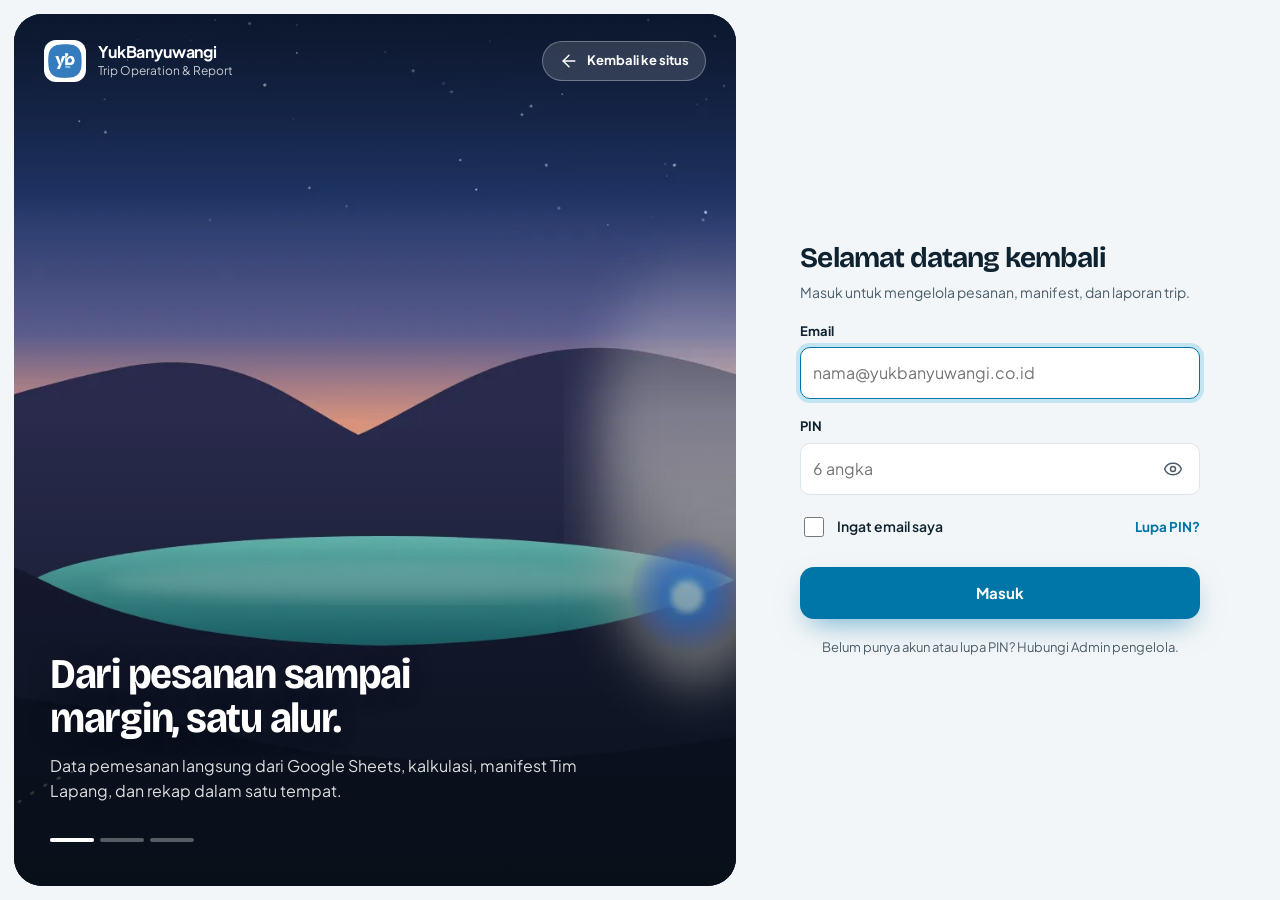
<file: index.html>
<!DOCTYPE html>
<html lang="id">
<head>
  <meta charset="utf-8">
  <meta name="viewport" content="width=device-width, initial-scale=1, viewport-fit=cover">
  <meta name="theme-color" content="#0076A8">
  <meta name="description" content="YukBanyuwangi — operasional & laporan trip: data pemesanan (Google Sheets), kalkulasi budget, manifest Tim Lapang, Google Calendar, invoice, tagihan, rekap, laba rugi & report.">
  <title>YukBanyuwangi — Trip Operation &amp; Report</title>
  <link rel="icon" id="favicon" href="assets/favicon.png">
  <link rel="apple-touch-icon" href="assets/apple-touch-icon.png">
  <!-- Tema terakhir diterapkan SEBELUM CSS lain → tidak ada kedip warna/font -->
  <script>
    (function () {
      try {
        var t = JSON.parse(localStorage.getItem('yb:tema') || 'null'), r = document.documentElement;
        var g = localStorage.getItem('yb:gelap');
        if (g === null ? matchMedia('(prefers-color-scheme: dark)').matches : JSON.parse(g)) r.setAttribute('data-theme', 'dark'); else r.setAttribute('data-theme', 'light');
        if (t && t.vars) {
          var gelap = r.getAttribute('data-theme') === 'dark';
          Object.keys(t.vars).forEach(function (k) { if (gelap && /--c-(bg|surface|text|text-muted|primary-tint|primary-tint-2|ink|ink-2)$/.test(k)) return; r.style.setProperty(k, t.vars[k]); });
          if (t.title) document.title = t.title;
          if (t.fav) document.getElementById('favicon').href = t.fav;
          (t.fonts || []).forEach(function (f) { if (f && !/^(Plus Jakarta Sans|Bricolage Grotesque)$/.test(f)) document.write('<link rel="stylesheet" href="https://fonts.googleapis.com/css2?family=' + f.replace(/\s/g, '+') + ':wght@400;500;600;700;800&display=swap">'); });
        }
      } catch (e) { }
    })();
  </script>
  <link rel="preconnect" href="https://fonts.googleapis.com">
  <link rel="preconnect" href="https://fonts.gstatic.com" crossorigin>
  <link rel="preconnect" href="https://script.google.com">
  <link rel="preconnect" href="https://script.googleusercontent.com" crossorigin>
  <link rel="stylesheet" href="https://fonts.googleapis.com/css2?family=Bricolage+Grotesque:opsz,wdth,wght@12..96,75..100,600..800&family=Plus+Jakarta+Sans:wght@400;500;600;700;800&display=swap">
  <link rel="stylesheet" href="css/style.css?v=2.1.1">
</head>
<body>
  <div id="loader" role="status" aria-live="polite">
    <div class="loader__box">
      <svg class="kontur besar" width="56" height="56" viewBox="0 0 48 48" aria-hidden="true" style="color:var(--c-primary)"><path class="k1" d="M24 6c9 0 17 7 17 17s-7 19-17 19S6 34 7 23 15 6 24 6Z" pathLength="100"/><path class="k2" d="M24 12c6 0 11 5 11 11s-5 13-11 13-12-6-11-13 5-11 11-11Z" pathLength="100"/><path class="k3" d="M24 18c3 0 5 2 5 5s-2 7-5 7-6-3-5-7 2-5 5-5Z" pathLength="100"/></svg>
      <div class="loader__text">Menyiapkan data trip…</div>
    </div>
  </div>
  <div id="app" aria-busy="true"></div>
  <div id="toasts" aria-live="polite"></div>

  <script src="js/config.js?v=2.1.1" defer></script>
  <script src="js/icons.js?v=2.1.1" defer></script>
  <script src="js/engine.js?v=2.1.1" defer></script>
  <script src="js/qr.js?v=2.1.1" defer></script>
  <script src="js/core.js?v=2.1.1" defer></script>
  <script src="js/demo.js?v=2.1.1" defer></script>
  <script src="js/ui.js?v=2.1.1" defer></script>
  <script src="js/charts.js?v=2.1.1" defer></script>
  <script src="js/dokumen.js?v=2.1.1" defer></script>
  <script src="js/pages/dashboard.js?v=2.1.1" defer></script>
  <script src="js/pages/pesanan.js?v=2.1.1" defer></script>
  <script src="js/pages/kalkulasi.js?v=2.1.1" defer></script>
  <script src="js/pages/budgettl.js?v=2.1.1" defer></script>
  <script src="js/pages/manifest.js?v=2.1.1" defer></script>
  <script src="js/pages/kalender.js?v=2.1.1" defer></script>
  <script src="js/pages/invoice.js?v=2.1.1" defer></script>
  <script src="js/pages/tagihan.js?v=2.1.1" defer></script>
  <script src="js/pages/rekap.js?v=2.1.1" defer></script>
  <script src="js/pages/labarugi.js?v=2.1.1" defer></script>
  <script src="js/pages/report.js?v=2.1.1" defer></script>
  <script src="js/pages/wa.js?v=2.1.1" defer></script>
  <script src="js/pages/pengaturan.js?v=2.1.1" defer></script>
  <script src="js/pages/log.js?v=2.1.1" defer></script>
  <script src="js/app.js?v=2.1.1" defer></script>
</body>
</html>
</file>
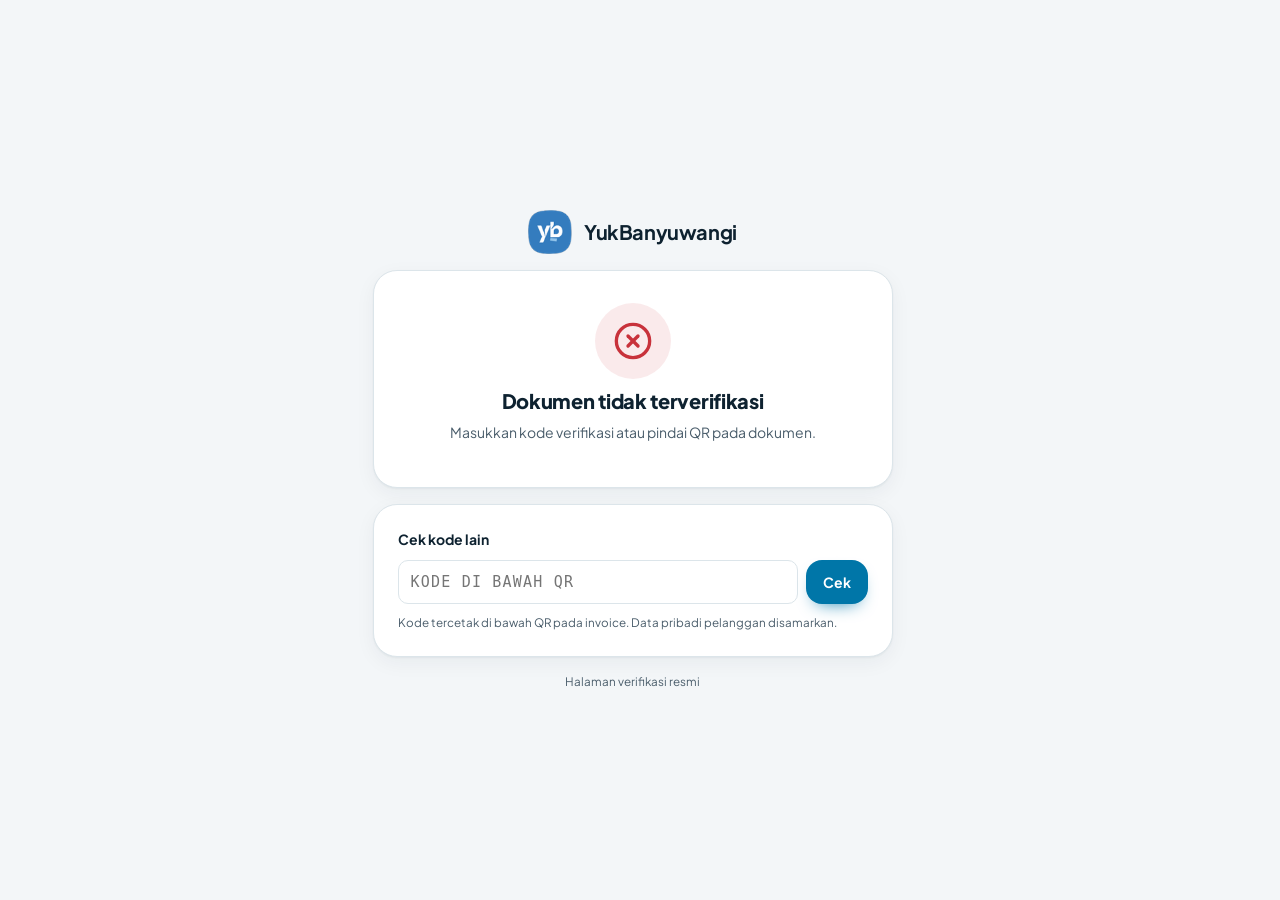
<file: verifikasi.html>
<!DOCTYPE html>
<html lang="id">
<head>
  <meta charset="utf-8">
  <meta name="viewport" content="width=device-width, initial-scale=1, viewport-fit=cover">
  <meta name="theme-color" content="#0076A8">
  <meta name="robots" content="noindex">
  <meta name="description" content="Cek keaslian invoice YukBanyuwangi dengan memindai QR atau memasukkan kode verifikasi.">
  <title>Verifikasi Invoice — YukBanyuwangi</title>
  <link rel="icon" id="favicon" href="assets/favicon.png">
  <script>
    (function () {
      try {
        var t = JSON.parse(localStorage.getItem('yb:tema') || 'null'), r = document.documentElement;
        var g = localStorage.getItem('yb:gelap');                       // belum memilih → ikuti tema perangkat
        if (g === null ? (!r.getAttribute('data-theme') && matchMedia('(prefers-color-scheme: dark)').matches) || r.getAttribute('data-theme') === 'dark' : JSON.parse(g)) r.setAttribute('data-theme', 'dark'); else r.setAttribute('data-theme', 'light');
        if (t && t.vars) {
          var gelap = r.getAttribute('data-theme') === 'dark';
          Object.keys(t.vars).forEach(function (k) { if (gelap && /--c-(bg|surface|text|text-muted|primary-tint|primary-tint-2|ink|ink-2)$/.test(k)) return; r.style.setProperty(k, t.vars[k]); });
          if (t.fav) document.getElementById('favicon').href = t.fav;
        }
      } catch (e) { }
    })();
  </script>
  <link rel="preconnect" href="https://fonts.googleapis.com">
  <link rel="preconnect" href="https://fonts.gstatic.com" crossorigin>
  <link rel="stylesheet" href="https://fonts.googleapis.com/css2?family=Plus+Jakarta+Sans:wght@400;500;600;700;800&display=swap">
  <link rel="stylesheet" href="css/style.css">
  <style>
    body { background: var(--c-bg); min-height: 100dvh; display: grid; place-items: center; padding: 24px 16px; }
    .vf { width: min(100%, 520px); display: flex; flex-direction: column; gap: 16px; }
    .vf__brand { display: flex; align-items: center; gap: 12px; justify-content: center; }
    .vf__brand img { width: 44px; height: 44px; border-radius: 14px; }
    .vf__brand b { font-family: var(--font-head); font-size: 20px; letter-spacing: -.02em; }
    .vf__status { display: flex; flex-direction: column; align-items: center; text-align: center; gap: 10px; padding: 8px 0 4px; }
    .vf__ring { width: 76px; height: 76px; border-radius: 50%; display: grid; place-items: center; }
    .vf__ring svg { width: 40px; height: 40px; }
    .vf__ring.ok { background: var(--c-ok-tint); color: var(--c-ok); }
    .vf__ring.no { background: var(--c-danger-tint); color: var(--c-danger); }
    .vf__ring.wait { background: var(--c-primary-tint); color: var(--c-primary); }
    .vf__ring.wait svg { animation: spin 1s linear infinite; }
    .vf dl { margin: 0; display: grid; grid-template-columns: auto 1fr; gap: 10px 16px; font-size: 14px; }
    .vf dt { color: var(--c-text-muted); }
    .vf dd { margin: 0; text-align: right; font-weight: 700; overflow-wrap: anywhere; }
    .vf form { display: flex; gap: 8px; }
    .vf form .input { flex: 1; text-transform: uppercase; letter-spacing: .08em; font-family: var(--font-mono, ui-monospace, monospace); }
    @keyframes spin { to { transform: rotate(360deg); } }
  </style>
</head>
<body>
  <main class="vf enter">
    <div class="vf__brand"><img id="vf-logo" src="assets/favicon.png" alt="" width="44" height="44"><b id="vf-nama">YukBanyuwangi</b></div>
    <section class="card stack" style="gap:16px" aria-live="polite">
      <div class="vf__status" id="vf-status">
        <div class="vf__ring wait"><svg viewBox="0 0 24 24" fill="none" stroke="currentColor" stroke-width="2" stroke-linecap="round"><path d="M21 12a9 9 0 1 1-6.219-8.56"/></svg></div>
        <h1 style="font-size:20px;margin:0">Memeriksa dokumen…</h1>
      </div>
      <div id="vf-detail"></div>
    </section>
    <section class="card stack" style="gap:10px">
      <b>Cek kode lain</b>
      <form id="vf-form" autocomplete="off">
        <input class="input" id="vf-kode" name="k" placeholder="Kode di bawah QR" maxlength="24" aria-label="Kode verifikasi">
        <button class="btn btn--primary" type="submit">Cek</button>
      </form>
      <small class="muted">Kode tercetak di bawah QR pada invoice. Data pribadi pelanggan disamarkan.</small>
    </section>
    <small class="muted" style="text-align:center" id="vf-kaki">Halaman verifikasi resmi</small>
  </main>
  <script src="js/config.js"></script>
  <script>
    (function () {
      'use strict';
      var CFG = window.APP_CONFIG || {}, DEMO = !CFG.GAS_URL || /GANTI|XXXX/i.test(CFG.GAS_URL);
      var IK = {
        ok: '<path d="M21.801 10A10 10 0 1 1 17 3.335"/><path d="m9 11 3 3L22 4"/>',
        no: '<circle cx="12" cy="12" r="10"/><path d="m15 9-6 6"/><path d="m9 9 6 6"/>',
        warn: '<path d="m21.73 18-8-14a2 2 0 0 0-3.48 0l-8 14A2 2 0 0 0 4 21h16a2 2 0 0 0 1.73-3"/><path d="M12 9v4"/><path d="M12 17h.01"/>'
      };
      function esc(s) { return String(s == null ? '' : s).replace(/[&<>"']/g, function (c) { return { '&': '&amp;', '<': '&lt;', '>': '&gt;', '"': '&quot;', "'": '&#39;' }[c]; }); }
      function svg(n) { return '<svg viewBox="0 0 24 24" fill="none" stroke="currentColor" stroke-width="2" stroke-linecap="round" stroke-linejoin="round" aria-hidden="true">' + IK[n] + '</svg>'; }
      var elS = document.getElementById('vf-status'), elD = document.getElementById('vf-detail');

      function tampil(res) {
        var d = res && res.data;
        if (d && d.app) { document.getElementById('vf-nama').textContent = d.app; document.title = 'Verifikasi Dokumen — ' + d.app; }
        if (d && d.logo) document.getElementById('vf-logo').src = d.logo;
        if (d && d.pt) document.getElementById('vf-kaki').textContent = 'Halaman verifikasi resmi ' + d.pt;
        if (!res || !res.success) {
          elS.innerHTML = '<div class="vf__ring no">' + svg('no') + '</div><h1 style="font-size:20px;margin:0">Dokumen tidak terverifikasi</h1><p class="muted" style="margin:0">' + esc(res && res.message || 'Gagal memeriksa. Coba lagi.') + '</p>';
          elD.innerHTML = ''; return;
        }
        var sah = d.sah;
        elS.innerHTML = '<div class="vf__ring ' + (sah ? 'ok' : 'no') + '">' + svg(sah ? 'ok' : 'warn') + '</div><h1 style="font-size:20px;margin:0">' + (sah ? 'Dokumen ASLI & sah' : 'Dokumen sudah DIBATALKAN') + '</h1><span class="badge ' + (sah ? 'ok' : 'danger') + '">' + esc(d.jenis) + ' · ' + esc(d.status) + '</span>';
        elD.innerHTML = '<dl><dt>No. invoice</dt><dd class="mono">' + esc(d.noInvoice) + '</dd><dt>Tanggal terbit</dt><dd>' + esc(d.tglTerbit) + '</dd><dt>Atas nama</dt><dd>' + esc(d.customer) + '</dd><dt>Trip</dt><dd>' + esc(d.trip) + '</dd><dt>Jadwal</dt><dd>' + esc(d.jadwal) + '</dd><dt>Nominal</dt><dd class="num" style="color:var(--c-primary);font-size:16px">' + esc(d.nominal) + '</dd></dl>' +
          (sah ? '' : '<div class="note danger" style="margin-top:14px"><span>Dokumen ini tidak berlaku lagi. Hubungi admin untuk dokumen pengganti.</span></div>');
      }
      function muatScript(src) { return new Promise(function (ok, no) { var s = document.createElement('script'); s.src = src; s.onload = ok; s.onerror = no; document.head.appendChild(s); }); }

      async function cek(kode) {
        kode = String(kode || '').trim().toUpperCase();
        if (!kode) { tampil({ success: false, message: 'Masukkan kode verifikasi atau pindai QR pada dokumen.' }); return; }
        elS.innerHTML = '<div class="vf__ring wait"><svg viewBox="0 0 24 24" fill="none" stroke="currentColor" stroke-width="2" stroke-linecap="round"><path d="M21 12a9 9 0 1 1-6.219-8.56"/></svg></div><h1 style="font-size:20px;margin:0">Memeriksa dokumen…</h1>'; elD.innerHTML = '';
        try {
          if (DEMO) {
            if (!window.YX) await muatScript('js/engine.js');
            var db = JSON.parse(localStorage.getItem('yb:demo:db') || 'null');
            if (!db || !db.D) { tampil({ success: false, message: 'Mode Demo: buka aplikasi di perangkat ini terlebih dahulu agar data contoh tersedia.' }); return; }
            var r = YX.hitung.verifikasiPublik(db.D, kode), S = {};
            (db.D.Pengaturan || []).forEach(function (x) { S[x.Kunci] = x.Nilai; });
            if (r.data) { r.data.app = S.APP_NAMA || 'YukBanyuwangi'; r.data.pt = S.PT_NAMA; r.data.logo = S.LOGO_URL; }
            await new Promise(function (ok) { setTimeout(ok, 400); });
            tampil(r);
          } else {
            var ctrl = new AbortController(), t = setTimeout(function () { ctrl.abort(); }, 25000);
            var res = await fetch(CFG.GAS_URL + '?action=verifikasi&k=' + encodeURIComponent(kode), { redirect: 'follow', cache: 'no-store', signal: ctrl.signal });
            clearTimeout(t); tampil(await res.json());
          }
        } catch (e) { tampil({ success: false, message: 'Koneksi bermasalah. Periksa internet lalu coba lagi.' }); }
      }
      var q = new URLSearchParams(location.search).get('k') || '';
      document.getElementById('vf-kode').value = q;
      document.getElementById('vf-form').addEventListener('submit', function (e) { e.preventDefault(); var k = document.getElementById('vf-kode').value; history.replaceState(null, '', '?k=' + encodeURIComponent(k.trim().toUpperCase())); cek(k); });
      cek(q);
    })();
  </script>
</body>
</html>
</file>
<file: css/style.css>
/* =====================================================================
   YukBanyuwangi — Trip Operation & Report · design system "Kontur"
   Biru laut Banyuwangi + garis kontur Ijen sebagai motif proses. Semua
   nilai visual lewat token (CSS variable) sehingga palet & huruf dari
   Pengaturan langsung berlaku. Radius 10/16/24, jarak kelipatan 4 px.
   ===================================================================== */
:root{
  --c-primary:#0076A8; --c-primary-dark:#0B3B5A; --c-primary-soft:#7CCBEA; --c-primary-hover:#00658F;
  --c-primary-tint:#E6F1F6; --c-primary-tint-2:#CCE4EE;
  --c-bg:#F3F6F8; --c-surface:#FFFFFF; --c-surface-2:#F7FAFB; --c-text:#0E2230; --c-text-muted:#4A5D6B; --c-text-soft:#6B7C88;
  --c-border:#DCE5EA; --c-border-strong:#C5D3DB; --c-accent:#F2A23A; --c-sb:#E0862A; --c-sulfur:#E9C46A;
  --c-ok:#1F9D6B; --c-ok-text:#11704B; --c-ok-tint:rgba(31,157,107,.12);
  --c-warn:#A85A06; --c-warn-tint:rgba(194,112,16,.13);
  --c-danger:#C8323B; --c-danger-tint:rgba(200,50,59,.1);
  --c-ink:#0A2433; --c-ink-2:#103446; --c-on-ink:#E6F2F8;
  --viz-1:#0076A8; --viz-1-redup:#A9CFE0; --viz-2:#eb6834; --viz-3:#1baf7a; --viz-4:#eda100; --viz-5:#e87ba4; --viz-6:#6250d6; --viz-lain:#A7B4BC;
  --r-sm:10px; --r-md:16px; --r-lg:24px; --r-pill:999px;
  --s-1:4px; --s-2:8px; --s-3:12px; --s-4:16px; --s-5:24px; --s-6:32px; --s-7:40px; --s-8:48px;
  --font-body:'Plus Jakarta Sans',system-ui,-apple-system,'Segoe UI',sans-serif; --font-head:var(--font-body); --font-display:'Bricolage Grotesque','Plus Jakarta Sans',system-ui,sans-serif;
  --shadow-card:0 1px 2px rgba(10,36,51,.05),0 6px 20px rgba(10,36,51,.05);
  --shadow-pop:0 4px 6px -1px rgba(10,36,51,.07),0 18px 36px -6px rgba(10,36,51,.16);
  --shadow-hero:0 12px 30px -10px color-mix(in srgb,var(--c-primary) 60%,transparent);
  --ease:cubic-bezier(.22,.8,.28,1); --ease-spring:cubic-bezier(.34,1.56,.64,1);
  --sidebar-w:260px; --topbar-h:68px;
  --fs-xs:12px; --fs-sm:13px; --fs-md:14px; --fs-lg:16px;
  --fs-h1:clamp(22px,1.6vw + 14px,30px); --fs-stat:clamp(24px,1.1vw + 16px,32px);
  color-scheme:light;
}
:root[data-theme="dark"]{
  --c-bg:#08131B; --c-surface:#0F1E28; --c-surface-2:#132634; --c-text:#E2EDF2; --c-text-muted:#9DB2BF; --c-text-soft:#8197A5;
  --c-border:#1E3443; --c-border-strong:#2A4556; --c-primary-tint:rgba(0,118,168,.18); --c-primary-tint-2:rgba(0,118,168,.3);
  --c-ink:#061620; --c-ink-2:#0D2938; --c-ok-text:#4CD39C; --c-warn:#F0A14B; --c-danger:#FF6E77;
  --viz-1:#2b8fc4; --viz-1-redup:#1d4a62; --viz-2:#d95926; --viz-3:#199e70; --viz-4:#c98500; --viz-5:#d55181; --viz-6:#9085e9; --viz-lain:#5a6d79;
  --shadow-card:0 1px 2px rgba(0,0,0,.4),0 8px 24px rgba(0,0,0,.25); --shadow-pop:0 16px 40px rgba(0,0,0,.5);
  color-scheme:dark;
}

/* ---------- Dasar ---------- */
*,*::before,*::after{box-sizing:border-box}
html{scrollbar-gutter:stable;-webkit-text-size-adjust:100%;text-size-adjust:100%}
body{margin:0;background:var(--c-bg);color:var(--c-text);font-family:var(--font-body);font-size:var(--fs-md);line-height:1.5;-webkit-font-smoothing:antialiased;min-height:100dvh;overflow-x:hidden}
h1,h2,h3,h4{font-family:var(--font-head);margin:0;letter-spacing:-.015em;color:var(--c-text)}
h1{font-size:var(--fs-h1);font-weight:800;line-height:1.15}
h2{font-size:clamp(16px,.5vw + 14px,20px);font-weight:700;line-height:1.3}
h3{font-size:16px;font-weight:700}
p{margin:0}
a{color:var(--c-primary);text-decoration:none}
button,input,select,textarea{font:inherit;color:inherit}
img{max-width:100%;display:block}
svg.i{width:20px;height:20px;flex:none;stroke-width:1.75}
.num,.tabular{font-variant-numeric:tabular-nums}
:focus-visible{outline:3px solid color-mix(in srgb,var(--c-primary-soft) 80%,transparent);outline-offset:2px;border-radius:var(--r-sm)}
::selection{background:var(--c-primary);color:#fff}
.sr-only{position:absolute;width:1px;height:1px;overflow:hidden;clip:rect(0 0 0 0);white-space:nowrap}
.label{font-size:11px;font-weight:700;letter-spacing:.06em;text-transform:uppercase;color:var(--c-text-muted)}
.muted{color:var(--c-text-muted)} .soft{color:var(--c-text-soft)} .ok{color:var(--c-ok-text)} .warn{color:var(--c-warn)} .danger{color:var(--c-danger)} .primary{color:var(--c-primary)}
.truncate{white-space:nowrap;overflow:hidden;text-overflow:ellipsis;min-width:0}
.clamp-2{display:-webkit-box;-webkit-line-clamp:2;-webkit-box-orient:vertical;overflow:hidden}
.row{display:flex;align-items:center;gap:var(--s-3);min-width:0}
.row__text{flex:1 1 auto;min-width:0}
.stack{display:flex;flex-direction:column;gap:var(--s-2);min-width:0}
.between{display:flex;align-items:center;justify-content:space-between;gap:var(--s-3);min-width:0}
.wrap{flex-wrap:wrap}
.grow{flex:1 1 auto;min-width:0}
.mono{font-family:ui-monospace,'SF Mono','Cascadia Code',Menlo,monospace;font-size:.92em;letter-spacing:-.01em}
.hide-sm{} .only-sm{display:none}

/* ---------- Loader (fixed di atas app — tidak menggantikan) ---------- */
#loader{position:fixed;inset:0;z-index:9999;display:grid;place-items:center;background:var(--c-bg);transition:opacity .35s var(--ease),visibility .35s}
#loader.out{opacity:0;visibility:hidden;pointer-events:none}
.loader__box{display:flex;flex-direction:column;align-items:center;gap:var(--s-3)}
.loader__text{font-size:var(--fs-sm);color:var(--c-text-muted);font-weight:600}
#app{opacity:0;transform:translateY(6px);transition:opacity .4s var(--ease),transform .4s var(--ease)}
#app.ready{opacity:1;transform:none}

/* ---------- Shell ---------- */
.app{display:grid;grid-template-columns:var(--sidebar-w) minmax(0,1fr);min-height:100dvh}
.sidebar{position:sticky;top:0;height:100dvh;padding:var(--s-4);display:flex;flex-direction:column;gap:var(--s-4);z-index:40}
.sidebar__card{flex:1;background:var(--c-surface);border:1px solid var(--c-border);border-radius:var(--r-lg);box-shadow:var(--shadow-card);display:flex;flex-direction:column;padding:var(--s-4);gap:var(--s-4);min-height:0;overflow:hidden}
.brand{display:flex;align-items:center;gap:var(--s-3);padding:var(--s-1) var(--s-2);min-width:0}
.brand__logo{width:40px;height:40px;border-radius:12px;flex:none;object-fit:cover;background:linear-gradient(135deg,var(--c-primary),var(--c-primary-dark));display:grid;place-items:center;color:#fff;box-shadow:0 6px 14px -6px var(--c-primary)}
.brand__logo img{width:40px;height:40px;border-radius:12px;object-fit:cover}
.brand__name{font-family:var(--font-head);font-weight:800;font-size:17px;line-height:1.1}
.brand__tag{font-size:10.5px;font-weight:700;letter-spacing:.08em;text-transform:uppercase;color:var(--c-text-muted)}
.nav{display:flex;flex-direction:column;gap:2px;overflow-y:auto;min-height:0;margin:0 calc(var(--s-2) * -1);padding:0 var(--s-2)}
.nav__group{margin:var(--s-3) var(--s-3) var(--s-1)}
.nav a{display:flex;align-items:center;gap:var(--s-3);min-height:44px;padding:0 var(--s-3);border-radius:var(--r-md);color:var(--c-text-muted);font-weight:600;font-size:var(--fs-md);transition:background .18s var(--ease),color .18s var(--ease),transform .18s var(--ease);position:relative}
.nav a:hover{background:var(--c-primary-tint);color:var(--c-text)}
.nav a:active{transform:scale(.98)}
.nav a.on{background:var(--c-primary);color:#fff;box-shadow:0 8px 18px -10px var(--c-primary)}
.nav a.on svg{stroke-width:2.1}
.nav a .count{margin-left:auto;min-width:22px;height:22px;padding:0 6px;border-radius:var(--r-pill);background:var(--c-danger);color:#fff;font-size:11px;font-weight:700;display:grid;place-items:center}
.nav a.on .count{background:#fff;color:var(--c-primary)}
.live-card{margin-top:auto;border-radius:var(--r-md);background:var(--c-ink);color:var(--c-on-ink);padding:var(--s-3) var(--s-4);display:flex;flex-direction:column;gap:2px;cursor:pointer;transition:transform .18s var(--ease)}
.live-card:hover{transform:translateY(-2px)}
.live-card .label{color:var(--c-primary-soft)}
.live-card b{font-weight:700;font-size:15px;color:#fff}
.live-card small{color:#B9C6E4;font-size:12px}
.dot{width:8px;height:8px;border-radius:50%;background:var(--c-ok);display:inline-block;flex:none}
.dot.pulse{box-shadow:0 0 0 0 rgba(34,176,125,.6);animation:ping 1.8s infinite}
@keyframes ping{70%{box-shadow:0 0 0 8px rgba(34,176,125,0)}100%{box-shadow:0 0 0 0 rgba(34,176,125,0)}}
.logout{display:flex;align-items:center;justify-content:center;gap:var(--s-2);min-height:44px;border:0;background:none;color:var(--c-danger);font-weight:600;border-radius:var(--r-md);cursor:pointer;transition:background .18s}
.logout:hover{background:var(--c-danger-tint)}

.main{min-width:0;display:flex;flex-direction:column}
.topbar{position:sticky;top:0;z-index:30;height:var(--topbar-h);display:flex;align-items:center;gap:var(--s-4);padding:0 var(--s-5);background:color-mix(in srgb,var(--c-bg) 82%,transparent);backdrop-filter:saturate(1.4) blur(14px);-webkit-backdrop-filter:saturate(1.4) blur(14px);border-bottom:1px solid transparent;transition:border-color .2s}
.topbar.scrolled{border-bottom-color:var(--c-border)}
.search-btn{flex:1;max-width:460px;display:flex;align-items:center;gap:var(--s-2);height:44px;padding:0 var(--s-3);border:1px solid var(--c-border);background:var(--c-surface);border-radius:var(--r-md);color:var(--c-text-muted);cursor:pointer;text-align:left;transition:border-color .18s,box-shadow .18s;min-width:0}
.search-btn:hover{border-color:var(--c-primary-soft);box-shadow:0 0 0 4px var(--c-primary-tint)}
.search-btn span{flex:1}
kbd{font-family:inherit;font-size:11px;font-weight:700;padding:2px 7px;border-radius:6px;background:var(--c-bg);border:1px solid var(--c-border);color:var(--c-text-muted)}
.top-actions{margin-left:auto;display:flex;align-items:center;gap:var(--s-2)}
.icon-btn{position:relative;width:44px;height:44px;display:grid;place-items:center;border-radius:var(--r-md);border:1px solid transparent;background:none;color:var(--c-text-muted);cursor:pointer;transition:background .18s,color .18s,transform .15s}
.icon-btn:hover{background:var(--c-surface);border-color:var(--c-border);color:var(--c-text)}
.icon-btn:active{transform:scale(.94)}
.icon-btn .badge-dot{position:absolute;top:9px;right:9px;min-width:16px;height:16px;padding:0 4px;border-radius:8px;background:var(--c-danger);color:#fff;font-size:10px;font-weight:800;display:grid;place-items:center;border:2px solid var(--c-bg)}
.me{display:flex;align-items:center;gap:var(--s-2);padding:4px 6px 4px 4px;border-radius:var(--r-pill);border:1px solid transparent;background:none;cursor:pointer;transition:background .18s,border-color .18s;min-width:0}
.me:hover{background:var(--c-surface);border-color:var(--c-border)}
.me__txt{display:flex;flex-direction:column;text-align:left;line-height:1.2;min-width:0}
.me__txt b{font-size:var(--fs-sm)} .me__txt small{font-size:11.5px;color:var(--c-primary);font-weight:700}
.avatar{width:36px;height:36px;border-radius:50%;flex:none;display:grid;place-items:center;font-weight:800;font-size:13px;background:var(--c-primary-tint-2);color:var(--c-primary-dark);overflow:hidden}
.avatar img{width:100%;height:100%;object-fit:cover}
.avatar.lg{width:64px;height:64px;font-size:22px;border-radius:18px}
.avatar.sm{width:30px;height:30px;font-size:11px}
:root[data-theme="dark"] .avatar{color:var(--c-primary-soft)}
.av-1{background:#E3EDFF;color:#1648A8}.av-2{background:#FDEBDD;color:#9A4310}.av-3{background:#E1F5EC;color:#11684A}.av-4{background:#F1E7FB;color:#6A2D9A}.av-5{background:#FFF2CC;color:#7A5300}.av-6{background:#FDE4E6;color:#A21F2B}
:root[data-theme="dark"] [class*="av-"]{filter:saturate(.9) brightness(.92)}

#view{padding:var(--s-2) var(--s-5) var(--s-7);min-width:0;flex:1}
.page-head{display:flex;flex-wrap:wrap;align-items:flex-end;justify-content:space-between;gap:var(--s-4);margin-bottom:var(--s-5)}
.page-head__txt{min-width:0;flex:1 1 380px;display:flex;flex-direction:column;gap:var(--s-1)}
.page-head__txt p{color:var(--c-text-muted);max-width:68ch}
.crumbs{display:flex;align-items:center;gap:6px;flex-wrap:wrap}
.crumbs .label:last-child{color:var(--c-primary)}
.toolbar{display:flex;flex-wrap:wrap;gap:var(--s-2);align-items:center}

/* ---------- Bento & kartu ---------- */
.bento{display:grid;gap:var(--s-4);grid-template-columns:repeat(auto-fit,minmax(min(100%,220px),1fr))}
.grid-12{display:grid;gap:var(--s-4);grid-template-columns:repeat(12,minmax(0,1fr))}
.span-3{grid-column:span 3}.span-4{grid-column:span 4}.span-5{grid-column:span 5}.span-6{grid-column:span 6}.span-7{grid-column:span 7}.span-8{grid-column:span 8}.span-9{grid-column:span 9}.span-12{grid-column:span 12}
.card{background:var(--c-surface);border:1px solid var(--c-border);border-radius:var(--r-lg);padding:var(--s-5);box-shadow:var(--shadow-card);min-width:0;position:relative}
.card--flat{box-shadow:none}
.card--tight{padding:var(--s-4)}
.card--pad0{padding:0;overflow:hidden}
.card__head{display:flex;align-items:flex-start;justify-content:space-between;gap:var(--s-3);margin-bottom:var(--s-4);min-width:0}
.card__title{display:flex;flex-direction:column;gap:2px;min-width:0}
.card__title h2,.card__title h3{display:flex;align-items:center;gap:var(--s-2)}
.card__title p{color:var(--c-text-muted);font-size:var(--fs-sm)}
.lift{transition:transform .2s var(--ease),box-shadow .2s var(--ease),border-color .2s}
.lift:hover{transform:translateY(-3px);box-shadow:var(--shadow-pop);border-color:var(--c-border-strong)}
.press:active{transform:scale(.985)}
.ic-box{width:44px;height:44px;border-radius:14px;display:grid;place-items:center;flex:none;background:var(--c-primary-tint);color:var(--c-primary)}
.ic-box.warn{background:var(--c-warn-tint);color:var(--c-warn)} .ic-box.ok{background:var(--c-ok-tint);color:var(--c-ok-text)} .ic-box.danger{background:var(--c-danger-tint);color:var(--c-danger)}

.stat{display:flex;flex-direction:column;justify-content:space-between;gap:var(--s-3);min-height:156px}
.stat__top{display:flex;justify-content:space-between;gap:var(--s-3);align-items:flex-start;min-width:0}
.stat__title{display:flex;flex-direction:column;gap:2px;min-width:0}
.stat__title b{font-size:15px;font-weight:700;line-height:1.3}
.stat__val{font-family:var(--font-head);font-size:var(--fs-stat);font-weight:800;letter-spacing:-.02em;line-height:1.1;font-variant-numeric:tabular-nums;white-space:nowrap;overflow:hidden;text-overflow:ellipsis}
.stat__val small{font-size:15px;font-weight:600;color:var(--c-text-muted);letter-spacing:0}
.stat__foot{display:flex;align-items:center;justify-content:space-between;gap:var(--s-2);flex-wrap:wrap;font-size:var(--fs-sm);color:var(--c-text-muted)}
.stat--hero{background:radial-gradient(120% 120% at 100% 0%,color-mix(in srgb,var(--c-primary-soft) 45%,transparent),transparent 55%),linear-gradient(140deg,var(--c-primary),color-mix(in srgb,var(--c-primary) 70%,var(--c-primary-dark)));border-color:transparent;color:#fff;box-shadow:var(--shadow-hero);overflow:hidden}
.stat--hero::after{content:"";position:absolute;right:-40px;bottom:-60px;width:180px;height:180px;border-radius:50%;border:28px solid rgba(255,255,255,.07)}
.stat--hero .label,.stat--hero .stat__title b,.stat--hero .stat__foot{color:rgba(255,255,255,.92)}
.stat--hero .stat__val{color:#fff}
.round-ic{width:40px;height:40px;border-radius:50%;display:grid;place-items:center;flex:none;background:rgba(255,255,255,.18);color:#fff;transition:transform .2s var(--ease)}
.stat--hero:hover .round-ic{transform:rotate(45deg)}
.stat--ink{background:linear-gradient(160deg,var(--c-ink-2),var(--c-ink));border-color:transparent;color:var(--c-on-ink)}
.stat--ink h2,.stat--ink h3,.stat--ink b{color:#fff}
.stat--ink .label{color:var(--c-primary-soft)}
.stat--ink .muted{color:#B5C3E3}

/* ---------- Badge / chip / pill ---------- */
.badge{display:inline-flex;align-items:center;gap:5px;height:24px;padding:0 10px;border-radius:var(--r-pill);font-size:11.5px;font-weight:700;white-space:nowrap;background:var(--c-primary-tint);color:var(--c-primary-dark);max-width:100%}
:where(:root[data-theme="dark"]) .badge{color:var(--c-primary-soft)}
.badge svg{width:14px;height:14px}
.badge.ok{background:var(--c-ok-tint);color:var(--c-ok-text)} .badge.warn{background:var(--c-warn-tint);color:var(--c-warn)} .badge.danger{background:var(--c-danger-tint);color:var(--c-danger)}
.badge.neutral{background:var(--c-bg);color:var(--c-text-muted);border:1px solid var(--c-border)} .badge.solid{background:var(--c-primary);color:#fff} .badge.ink{background:var(--c-ink);color:#fff}
.badge.glass{background:rgba(255,255,255,.18);color:#fff;backdrop-filter:blur(6px)}
.badge.accent{background:var(--c-accent);color:#3B2600}
.badge .dot{width:6px;height:6px}
.chips{display:flex;gap:var(--s-2);flex-wrap:wrap}
.chip{display:inline-flex;align-items:center;gap:6px;min-height:36px;padding:0 14px;border-radius:var(--r-pill);border:1px solid var(--c-border);background:var(--c-surface);color:var(--c-text-muted);font-weight:600;font-size:var(--fs-sm);cursor:pointer;white-space:nowrap;transition:all .18s var(--ease)}
.chip:hover{border-color:var(--c-primary-soft);color:var(--c-text)}
.chip:active{transform:scale(.96)}
.chip.on{background:var(--c-primary);border-color:var(--c-primary);color:#fff;box-shadow:0 6px 14px -8px var(--c-primary)}
.chip .n{font-size:11px;padding:1px 7px;border-radius:var(--r-pill);background:var(--c-bg);color:var(--c-text-muted)}
.chip.on .n{background:rgba(255,255,255,.22);color:#fff}
.chips-scroll{display:flex;gap:var(--s-2);overflow-x:auto;scrollbar-width:none;padding-bottom:2px;margin-bottom:-2px}
.chips-scroll::-webkit-scrollbar{display:none}
.status-pill{display:inline-flex;align-items:center;gap:6px;height:36px;padding:0 14px;border-radius:var(--r-pill);background:var(--c-surface);border:1px solid var(--c-border);font-size:var(--fs-sm);font-weight:600;white-space:nowrap}

/* ---------- Tombol ---------- */
.btn{display:inline-flex;align-items:center;justify-content:center;gap:var(--s-2);min-height:44px;padding:0 var(--s-4);border-radius:var(--r-md);border:1px solid transparent;font-weight:700;font-size:var(--fs-md);white-space:nowrap;cursor:pointer;transition:background .18s var(--ease),color .18s,box-shadow .18s,transform .15s var(--ease),border-color .18s;text-decoration:none;user-select:none;-webkit-tap-highlight-color:transparent}
.btn:hover{transform:translateY(-1px)}
.btn:active{transform:scale(.97)}
.btn[disabled],.btn.is-disabled{opacity:.5;pointer-events:none}
.btn--primary{background:var(--c-primary);color:#fff;box-shadow:0 8px 18px -10px var(--c-primary)}
.btn--primary:hover{background:var(--c-primary-hover);box-shadow:0 12px 22px -10px var(--c-primary)}
.btn--soft{background:var(--c-primary-tint);color:var(--c-primary-dark);border-color:var(--c-primary-tint-2)}
:root[data-theme="dark"] .btn--soft{color:var(--c-primary-soft)}
.btn--soft:hover{background:var(--c-primary-tint-2)}
.btn--ghost{background:var(--c-surface);color:var(--c-text);border-color:var(--c-border)}
.btn--ghost:hover{border-color:var(--c-border-strong);background:var(--c-surface-2)}
.btn--plain{background:none;color:var(--c-text-muted)} .btn--plain:hover{color:var(--c-text);background:var(--c-primary-tint)}
.btn--danger{background:var(--c-danger);color:#fff} .btn--danger-ghost{background:var(--c-danger-tint);color:var(--c-danger)}
.btn--ok{background:var(--c-ok);color:#06301F} .btn--ok:hover{filter:brightness(1.05)}
.btn--white{background:#fff;color:var(--c-ink);}
.btn--sm{min-height:36px;padding:0 12px;font-size:var(--fs-sm);border-radius:var(--r-sm)}
.btn--block{width:100%}
.btn--icon{width:44px;padding:0}
.btn--sm.btn--icon{width:36px}
.btn .spin{animation:spin 1s linear infinite}
@keyframes spin{to{transform:rotate(360deg)}}
.btn.loading{pointer-events:none;opacity:.85}
.seg{display:inline-grid;grid-auto-flow:column;grid-auto-columns:1fr;gap:4px;padding:4px;background:var(--c-bg);border:1px solid var(--c-border);border-radius:var(--r-md)}
.seg button{min-height:36px;padding:0 14px;border:0;border-radius:12px;background:none;color:var(--c-text-muted);font-weight:700;font-size:var(--fs-sm);cursor:pointer;white-space:nowrap;display:inline-flex;align-items:center;justify-content:center;gap:6px;transition:all .18s var(--ease)}
.seg button:hover{color:var(--c-text)}
.seg button.on{background:var(--c-surface);color:var(--c-primary);box-shadow:0 1px 2px rgba(15,27,51,.1),0 4px 10px -4px rgba(15,27,51,.15)}
.seg--primary button.on{background:var(--c-primary);color:#fff}
.seg--block{display:grid;width:100%}

/* ---------- Form ---------- */
.form{display:grid;grid-template-columns:repeat(2,minmax(0,1fr));gap:var(--s-4)}
.field{display:flex;flex-direction:column;gap:6px;min-width:0}
.field--full{grid-column:1 / -1}
.field > label,.field-label{font-size:var(--fs-sm);font-weight:700;color:var(--c-text);display:flex;justify-content:space-between;gap:var(--s-2)}
.field .req{color:var(--c-danger)}
.field .help{font-size:12px;color:var(--c-text-muted)}
.field .err{font-size:12px;color:var(--c-danger);font-weight:600}
.input,.select,.textarea{width:100%;min-height:44px;padding:0 var(--s-3);border:1px solid var(--c-border);border-radius:var(--r-sm);background:var(--c-surface);color:var(--c-text);font-size:15px;transition:border-color .15s,box-shadow .15s;min-width:0}
.textarea{padding:var(--s-3);min-height:96px;resize:vertical;line-height:1.5}
.select{appearance:none;-webkit-appearance:none;padding-right:38px;background-image:url("data:image/svg+xml,%3Csvg xmlns='http://www.w3.org/2000/svg' width='20' height='20' viewBox='0 0 24 24' fill='none' stroke='%234A5B78' stroke-width='2' stroke-linecap='round' stroke-linejoin='round'%3E%3Cpath d='m6 9 6 6 6-6'/%3E%3C/svg%3E");background-repeat:no-repeat;background-position:right 10px center;cursor:pointer}
.input:hover,.select:hover,.textarea:hover{border-color:var(--c-border-strong)}
.input:focus,.select:focus,.textarea:focus{outline:none;border-color:var(--c-primary);box-shadow:0 0 0 4px color-mix(in srgb,var(--c-primary-soft) 40%,transparent)}
.input.is-err{border-color:var(--c-danger)}
.input-ic{position:relative;min-width:0}
.input-ic > svg{position:absolute;left:12px;top:50%;transform:translateY(-50%);color:var(--c-text-muted);pointer-events:none;width:18px;height:18px}
.input-ic .input{padding-left:40px}
.input-group{display:flex;min-width:0}
.input-group .addon{display:flex;align-items:center;padding:0 12px;border:1px solid var(--c-border);border-right:0;border-radius:var(--r-sm) 0 0 var(--r-sm);background:var(--c-bg);color:var(--c-text-muted);font-weight:700;font-size:var(--fs-sm)}
.input-group .input{border-radius:0 var(--r-sm) var(--r-sm) 0}
.check{display:flex;align-items:center;gap:10px;min-height:44px;cursor:pointer;font-weight:600}
.check input{width:20px;height:20px;accent-color:var(--c-primary)}
.switch{position:relative;display:inline-flex;align-items:center;gap:var(--s-3);cursor:pointer;min-height:44px;font-weight:600}
.switch input{position:absolute;opacity:0;width:0;height:0}
.switch .track{width:46px;height:26px;border-radius:13px;background:var(--c-border-strong);position:relative;transition:background .2s;flex:none}
.switch .track::after{content:"";position:absolute;top:3px;left:3px;width:20px;height:20px;border-radius:50%;background:#fff;box-shadow:0 1px 3px rgba(0,0,0,.25);transition:transform .25s var(--ease-spring)}
.switch input:checked + .track{background:var(--c-ok)}
.switch input:checked + .track::after{transform:translateX(20px)}
.switch input:focus-visible + .track{outline:3px solid var(--c-primary-soft);outline-offset:2px}
.pin-boxes{display:grid;grid-template-columns:repeat(6,minmax(0,1fr));gap:var(--s-2)}
.pin-boxes input{height:56px;text-align:center;font-size:24px;font-weight:800;border:1px solid var(--c-border);border-radius:var(--r-sm);background:var(--c-surface);min-width:0;transition:border-color .15s,box-shadow .15s,transform .15s}
.pin-boxes input:focus{outline:none;border-color:var(--c-primary);box-shadow:0 0 0 4px color-mix(in srgb,var(--c-primary-soft) 40%,transparent);transform:translateY(-2px)}
.shake{animation:shake .4s}
@keyframes shake{20%,60%{transform:translateX(-6px)}40%,80%{transform:translateX(6px)}}
.drop{border:2px dashed var(--c-border-strong);border-radius:var(--r-md);padding:var(--s-5);display:flex;flex-direction:column;align-items:center;gap:var(--s-2);text-align:center;color:var(--c-text-muted);cursor:pointer;transition:all .2s;background:var(--c-surface-2)}
.drop:hover,.drop.over{border-color:var(--c-primary);background:var(--c-primary-tint);color:var(--c-primary)}

/* ---------- Tabel → kartu di ponsel ---------- */
.table-wrap{overflow-x:auto;border-radius:var(--r-lg);border:1px solid var(--c-border);background:var(--c-surface)}
.card .table-wrap{border-radius:var(--r-md)}
.card--pad0 .table-wrap{border:0;border-radius:0}
table{width:100%;border-collapse:collapse;min-width:680px}
thead th{position:sticky;top:0;background:var(--c-surface-2);font-size:11px;font-weight:700;letter-spacing:.06em;text-transform:uppercase;color:var(--c-text-muted);text-align:left;padding:12px var(--s-4);border-bottom:1px solid var(--c-border);white-space:nowrap}
tbody td{padding:14px var(--s-4);border-bottom:1px solid var(--c-border);vertical-align:middle;font-size:var(--fs-md)}
tbody tr{transition:background .15s}
tbody tr:hover{background:color-mix(in srgb,var(--c-primary) 4%,transparent)}
tbody tr.click{cursor:pointer}
tbody tr:last-child td{border-bottom:0}
tfoot td{padding:14px var(--s-4);background:var(--c-primary-tint);font-weight:800;border-top:1px solid var(--c-border)}
td.num,th.num{text-align:right;font-variant-numeric:tabular-nums;white-space:nowrap}
td.center,th.center{text-align:center}
td .sub{display:block;font-size:12px;color:var(--c-text-muted);font-weight:500}
.cell-main{display:flex;align-items:center;gap:var(--s-3);min-width:0}
.cell-main b{display:block;font-weight:700}
.row-group td{background:var(--c-primary-tint);font-weight:800;color:var(--c-primary-dark);font-size:var(--fs-sm)}
:root[data-theme="dark"] .row-group td{color:var(--c-primary-soft)}
.empty{display:flex;flex-direction:column;align-items:center;gap:var(--s-2);padding:var(--s-7) var(--s-4);text-align:center;color:var(--c-text-muted)}
.empty .ic-box{width:56px;height:56px;border-radius:18px}
.empty b{color:var(--c-text);font-size:15px}

/* ---------- Progress ---------- */
.progress{height:8px;border-radius:8px;background:var(--c-primary-tint);overflow:hidden}
.progress > i{display:block;height:100%;border-radius:8px;background:var(--c-primary);transform-origin:left;animation:grow-x .8s var(--ease) both}
.progress.ok > i{background:var(--c-ok)} .progress.warn > i{background:var(--c-warn)} .progress.thin{height:6px}
@keyframes grow-x{from{transform:scaleX(0)}}

/* ---------- Tabs ---------- */
.tabs{display:flex;gap:var(--s-1);border-bottom:1px solid var(--c-border);margin-bottom:var(--s-4);overflow-x:auto;scrollbar-width:none}
.tabs::-webkit-scrollbar{display:none}
.tabs button{position:relative;min-height:44px;padding:0 var(--s-3);border:0;background:none;color:var(--c-text-muted);font-weight:700;font-size:var(--fs-sm);cursor:pointer;white-space:nowrap;display:inline-flex;align-items:center;gap:6px;transition:color .18s}
.tabs button:hover{color:var(--c-text)}
.tabs button.on{color:var(--c-primary)}
.tabs button.on::after{content:"";position:absolute;left:8px;right:8px;bottom:-1px;height:3px;border-radius:3px 3px 0 0;background:var(--c-primary);animation:grow-x .3s var(--ease)}

/* ---------- Modal / sheet / drawer ---------- */
.scrim{position:fixed;inset:0;z-index:200;background:rgba(15,27,51,.42);backdrop-filter:blur(8px);-webkit-backdrop-filter:blur(8px);opacity:0;transition:opacity .25s var(--ease)}
.scrim.show{opacity:1}
.modal{position:fixed;z-index:210;left:50%;top:50%;width:min(640px,calc(100vw - 32px));max-height:calc(100dvh - 48px);display:flex;flex-direction:column;background:var(--c-surface);border:1px solid var(--c-border);border-radius:var(--r-lg);box-shadow:var(--shadow-pop);transform:translate(-50%,-46%) scale(.97);opacity:0;transition:transform .3s var(--ease),opacity .25s var(--ease)}
.modal.show{transform:translate(-50%,-50%) scale(1);opacity:1}
.modal--lg{width:min(920px,calc(100vw - 32px))} .modal--xl{width:min(1120px,calc(100vw - 32px))} .modal--sm{width:min(440px,calc(100vw - 32px))}
.modal__head{display:flex;align-items:flex-start;justify-content:space-between;gap:var(--s-3);padding:var(--s-5) var(--s-5) var(--s-3)}
.modal__head h2{font-size:19px}
.modal__head p{color:var(--c-text-muted);font-size:var(--fs-sm);margin-top:2px}
.modal__body{padding:var(--s-2) var(--s-5) var(--s-5);overflow-y:auto;min-height:0}
.modal__foot{display:flex;flex-wrap:wrap;justify-content:flex-end;gap:var(--s-2);padding:var(--s-4) var(--s-5);border-top:1px solid var(--c-border);background:var(--c-surface-2);border-radius:0 0 var(--r-lg) var(--r-lg)}
.grabber{display:none}
.drawer{position:fixed;z-index:210;top:0;right:0;bottom:0;width:min(480px,100vw);background:var(--c-bg);border-left:1px solid var(--c-border);box-shadow:var(--shadow-pop);display:flex;flex-direction:column;transform:translateX(104%);transition:transform .35s var(--ease)}
.drawer.show{transform:none}
.drawer__body{flex:1;overflow-y:auto;padding:var(--s-4);display:flex;flex-direction:column;gap:var(--s-3);min-height:0}
.drawer__head{background:var(--c-surface);padding:var(--s-5);border-bottom:1px solid var(--c-border)}
.drawer__foot{display:flex;gap:var(--s-2);padding:var(--s-4);border-top:1px solid var(--c-border);background:var(--c-surface)}
.drawer__foot .btn{flex:1}
.popover{position:fixed;z-index:220;min-width:260px;max-width:min(380px,calc(100vw - 24px));background:var(--c-surface);border:1px solid var(--c-border);border-radius:var(--r-md);box-shadow:var(--shadow-pop);padding:var(--s-2);opacity:0;transform:translateY(-6px) scale(.98);transform-origin:top right;transition:opacity .18s,transform .2s var(--ease)}
.popover.show{opacity:1;transform:none}
.menu-item{display:flex;align-items:center;gap:var(--s-3);width:100%;min-height:44px;padding:0 var(--s-3);border:0;background:none;border-radius:var(--r-sm);cursor:pointer;text-align:left;font-weight:600;color:var(--c-text);transition:background .15s}
.menu-item:hover{background:var(--c-primary-tint)}
.menu-item.danger{color:var(--c-danger)}

/* ---------- Toast ---------- */
#toasts{position:fixed;z-index:300;right:var(--s-5);bottom:var(--s-5);display:flex;flex-direction:column;gap:var(--s-2);align-items:flex-end;pointer-events:none}
.toast{pointer-events:auto;display:flex;align-items:flex-start;gap:var(--s-3);max-width:min(420px,calc(100vw - 32px));padding:14px var(--s-4);border-radius:var(--r-md);background:var(--c-ink);color:#fff;box-shadow:var(--shadow-pop);animation:toast-in .35s var(--ease-spring) both;font-size:var(--fs-md);font-weight:600}
.toast.out{animation:toast-out .25s var(--ease) both}
.toast svg{flex:none;margin-top:1px}
.toast.ok svg{color:#4FD1A0} .toast.err svg{color:#FF8A92} .toast.warn svg{color:#FFC27A} .toast.info svg{color:var(--c-primary-soft)}
@keyframes toast-in{from{opacity:0;transform:translateY(16px) scale(.96)}}
@keyframes toast-out{to{opacity:0;transform:translateY(10px)}}

/* ---------- Command palette ---------- */
.cmdk{position:fixed;z-index:230;left:50%;top:12vh;width:min(620px,calc(100vw - 24px));transform:translateX(-50%) translateY(-8px);opacity:0;background:var(--c-surface);border:1px solid var(--c-border);border-radius:var(--r-lg);box-shadow:var(--shadow-pop);overflow:hidden;transition:opacity .2s,transform .25s var(--ease)}
.cmdk.show{opacity:1;transform:translateX(-50%)}
.cmdk__input{display:flex;align-items:center;gap:var(--s-3);padding:0 var(--s-4);border-bottom:1px solid var(--c-border)}
.cmdk__input input{flex:1;height:56px;border:0;background:none;font-size:16px;outline:none;min-width:0}
.cmdk__list{max-height:min(60vh,460px);overflow-y:auto;padding:var(--s-2)}
.cmdk__item{display:flex;align-items:center;gap:var(--s-3);min-height:48px;padding:6px var(--s-3);border-radius:var(--r-sm);cursor:pointer;min-width:0}
.cmdk__item.on,.cmdk__item:hover{background:var(--c-primary-tint)}
.cmdk__item small{color:var(--c-text-muted)}
.cmdk__group{padding:var(--s-2) var(--s-3) 4px}

/* ---------- Bottom nav (ponsel) ---------- */
.bottom-nav{display:none}
.mobile-top{display:none}

/* ---------- Grafik ---------- */
.chart-box{position:relative;width:100%;aspect-ratio:16/8;min-height:200px}
.chart-box svg{width:100%;height:100%;overflow:visible}
.bar-grow{transform-box:fill-box;transform-origin:bottom;animation:grow-y .9s var(--ease) both}
@keyframes grow-y{from{transform:scaleY(0)}}
.legend{display:flex;flex-wrap:wrap;gap:var(--s-4);font-size:12.5px;font-weight:600;color:var(--c-text-muted)}
.legend i{display:inline-block;width:12px;height:12px;border-radius:4px;margin-right:6px;vertical-align:-1px}
.gauge{display:flex;flex-direction:column;align-items:center}
.gauge svg{width:100%;max-width:240px;height:auto}
.gauge__val{margin-top:-58px;text-align:center}
.gauge__val b{font-family:var(--font-head);font-size:34px;font-weight:800;letter-spacing:-.02em;font-variant-numeric:tabular-nums}
.chart-tip{position:absolute;pointer-events:none;background:var(--c-ink);color:#fff;font-size:12px;font-weight:600;padding:8px 10px;border-radius:10px;box-shadow:var(--shadow-pop);transform:translate(-50%,-110%);white-space:nowrap;opacity:0;transition:opacity .15s;z-index:5}
.chart-tip.show{opacity:1}
.hbar{display:flex;flex-direction:column;gap:6px}
.hbar__top{display:flex;justify-content:space-between;gap:var(--s-2);font-size:var(--fs-sm);font-weight:600;min-width:0}

/* ---------- Kanban ---------- */
.kanban{display:grid;grid-template-columns:repeat(4,minmax(260px,1fr));gap:var(--s-4);align-items:start;overflow-x:auto;padding-bottom:var(--s-2)}
.kcol{display:flex;flex-direction:column;gap:var(--s-3);min-width:0;border-radius:var(--r-lg);padding:var(--s-2);transition:background .2s,outline-color .2s;outline:2px dashed transparent;outline-offset:-2px}
.kcol.over{background:var(--c-primary-tint);outline-color:var(--c-primary-soft)}
.kcol__head{display:flex;align-items:center;gap:var(--s-2);background:var(--c-surface);border:1px solid var(--c-border);border-radius:var(--r-md);padding:var(--s-3) var(--s-4);box-shadow:var(--shadow-card)}
.kcol__head b{flex:1;font-size:15px}
.kcol__head .n{min-width:24px;height:24px;border-radius:12px;display:grid;place-items:center;font-size:12px;font-weight:800;background:var(--c-bg)}
.kcol__head small{font-weight:700;color:var(--c-text-muted);font-variant-numeric:tabular-nums;white-space:nowrap}
.kcard{background:var(--c-surface);border:1px solid var(--c-border);border-radius:var(--r-lg);padding:var(--s-4);box-shadow:var(--shadow-card);display:flex;flex-direction:column;gap:var(--s-3);cursor:grab;transition:transform .2s var(--ease),box-shadow .2s,opacity .2s;min-width:0}
.kcard:hover{transform:translateY(-2px);box-shadow:var(--shadow-pop)}
.kcard.dragging{opacity:.45;transform:rotate(1.5deg) scale(.98)}
.kcard.flash{animation:flash 1.2s var(--ease)}
@keyframes flash{0%{box-shadow:0 0 0 0 color-mix(in srgb,var(--c-primary) 50%,transparent)}100%{box-shadow:0 0 0 14px transparent}}
.kv{display:grid;grid-template-columns:auto 1fr;gap:4px var(--s-3);font-size:var(--fs-sm);background:var(--c-surface-2);border:1px solid var(--c-border);border-radius:var(--r-md);padding:var(--s-3)}
.kv dt{color:var(--c-text-muted)} .kv dd{margin:0;text-align:right;font-weight:700;font-variant-numeric:tabular-nums;white-space:nowrap}
.note{display:flex;align-items:flex-start;gap:var(--s-2);padding:10px var(--s-3);border-radius:var(--r-md);font-size:var(--fs-sm);font-weight:600;background:var(--c-primary-tint);color:var(--c-primary-dark)}
:where(:root[data-theme="dark"]) .note{color:var(--c-primary-soft)}
.note.warn{background:var(--c-warn-tint);color:var(--c-warn)} .note.ok{background:var(--c-ok-tint);color:var(--c-ok-text)} .note.danger{background:var(--c-danger-tint);color:var(--c-danger)}
.note svg{width:18px;height:18px;flex:none;margin-top:1px}

/* ---------- Timeline ---------- */
.timeline{display:flex;flex-direction:column;position:relative;padding-left:22px}
.timeline::before{content:"";position:absolute;left:7px;top:6px;bottom:6px;width:2px;background:var(--c-border)}
.tl{position:relative;padding:0 0 var(--s-4)}
.tl::before{content:"";position:absolute;left:-20px;top:4px;width:14px;height:14px;border-radius:50%;background:var(--c-surface);border:3px solid var(--c-primary-soft)}
.tl.on::before{border-color:var(--c-ok);background:var(--c-ok)}
.tl.mute::before{border-color:var(--c-border-strong)}
.tl b{font-size:var(--fs-md)} .tl small{display:block;color:var(--c-text-muted);font-size:12px}
.quote{margin-top:6px;padding:10px 12px;border-radius:var(--r-sm);background:var(--c-surface-2);border:1px solid var(--c-border);font-size:var(--fs-sm);color:var(--c-text-muted)}

/* ---------- Kartu trip & foto ---------- */
.trip-thumb{width:56px;height:56px;border-radius:14px;object-fit:cover;flex:none;background:var(--c-primary-tint)}
.trip-thumb.sm{width:40px;height:40px;border-radius:12px}
.trip-thumb.lg{width:100%;height:auto;aspect-ratio:3/2;border-radius:var(--r-md)}
.countdown{display:grid;grid-template-columns:1fr auto 1fr auto 1fr;align-items:center;gap:var(--s-2);background:rgba(255,255,255,.06);border:1px solid rgba(255,255,255,.1);border-radius:var(--r-md);padding:var(--s-3)}
.countdown div{display:flex;flex-direction:column;align-items:center}
.countdown b{font-family:var(--font-head);font-size:30px;font-weight:800;color:#fff;font-variant-numeric:tabular-nums;line-height:1}
.countdown small{font-size:10.5px;font-weight:700;letter-spacing:.08em;color:#AFC0E6;margin-top:4px}
.countdown .sep{color:var(--c-primary-soft);font-weight:800;font-size:22px;animation:blink 1s steps(2) infinite}
@keyframes blink{50%{opacity:.25}}
.hatch{background-image:repeating-linear-gradient(135deg,color-mix(in srgb,var(--c-primary) 30%,transparent) 0 2px,transparent 2px 7px)}

/* ---------- Kertas A4 (invoice/manifest) ---------- */
.paper-stage{background:color-mix(in srgb,var(--c-primary-tint-2) 60%,var(--c-bg));border-radius:28px;padding:var(--s-5);overflow:auto;display:flex;justify-content:center;min-height:400px}
.paper{width:794px;max-width:none;background:#fff;color:#0F1B33;border-radius:12px;box-shadow:0 20px 50px -20px rgba(15,27,51,.35);padding:48px 52px;font-size:13px;line-height:1.5;position:relative;transform-origin:top center;transition:transform .25s var(--ease)}
.paper *{color:inherit}
.paper .muted{color:#4A5B78}
.paper h1{font-size:34px;letter-spacing:.02em;color:#0F1B33}
.paper table{min-width:0;font-size:12.5px}
.paper thead th{position:static;background:#EAF2FF;color:#0F1B33;padding:9px 12px}
.paper tbody td{padding:10px 12px;border-bottom:1px solid #E6ECF5}
.paper .wm{position:absolute;left:50%;top:52%;z-index:-1;font-size:84px;font-weight:900;letter-spacing:.12em;white-space:nowrap;color:#1E6FEB;opacity:.045;transform:translate(-50%,-50%) rotate(-24deg);pointer-events:none}
.paper .box{background:#F5F8FD;border-radius:12px;padding:14px}
.paper .tot{background:#EAF2FF;border-radius:12px;padding:12px 14px}
.paper .stamp{width:64px;height:64px;border-radius:50%;border:2px dashed rgba(30,111,235,.45);display:grid;place-items:center;text-align:center;font-size:7px;font-weight:900;color:#1E6FEB;transform:rotate(-12deg)}
.paper .lunas{position:absolute;right:64px;top:176px;border:3px solid #22B07D;color:#16855C;font-weight:900;font-size:20px;letter-spacing:.15em;padding:4px 14px;border-radius:10px;transform:rotate(8deg);opacity:.85}
.qr svg{width:84px;height:84px}

/* ---------- Skeleton ---------- */
.sk{position:relative;overflow:hidden;background:var(--c-border);border-radius:var(--r-sm)}
.sk::after{content:"";position:absolute;inset:0;background:linear-gradient(90deg,transparent,rgba(255,255,255,.55),transparent);animation:shimmer 1.3s infinite;transform:translateX(-100%)}
@keyframes shimmer{to{transform:translateX(100%)}}

/* ---------- Banner demo ---------- */
.demo-banner{display:flex;align-items:center;gap:var(--s-2);justify-content:center;padding:6px var(--s-3);background:var(--c-accent);color:#3B2600;font-size:12.5px;font-weight:700;text-align:center}

/* ---------- Animasi masuk ---------- */
.enter > *{animation:fade-up .5s var(--ease) both}
.enter > *:nth-child(2){animation-delay:.05s}.enter > *:nth-child(3){animation-delay:.1s}.enter > *:nth-child(4){animation-delay:.15s}.enter > *:nth-child(5){animation-delay:.2s}.enter > *:nth-child(6){animation-delay:.25s}.enter > *:nth-child(n+7){animation-delay:.3s}
.stagger > *{animation:fade-up .45s var(--ease) both}
.stagger > *:nth-child(2){animation-delay:.04s}.stagger > *:nth-child(3){animation-delay:.08s}.stagger > *:nth-child(4){animation-delay:.12s}.stagger > *:nth-child(5){animation-delay:.16s}.stagger > *:nth-child(6){animation-delay:.2s}.stagger > *:nth-child(n+7){animation-delay:.24s}
@keyframes fade-up{from{opacity:0;transform:translateY(10px)}}
.fade{animation:fade .3s var(--ease) both}
@keyframes fade{from{opacity:0}}

/* ---------- Responsif ---------- */
@media (max-width:1280px){ .span-xl-12{grid-column:span 12} .span-xl-6{grid-column:span 6} }
@media (max-width:1100px){ .span-lg-12{grid-column:span 12} .span-lg-6{grid-column:span 6} }
@media (max-width:1024px){
  :root{--sidebar-w:92px}
  .sidebar{padding:var(--s-3)}
  .sidebar__card{padding:var(--s-3) var(--s-2);align-items:center}
  .brand__txt,.nav__group,.nav a span,.live-card,.logout span{display:none}
  .nav{margin:0;padding:0;width:100%}
  .nav a{justify-content:center;padding:0;width:52px;height:48px;margin:0 auto}
  .nav a .count{position:absolute;top:2px;right:2px;min-width:18px;height:18px;font-size:10px;margin:0}
  .nav a::after{content:attr(data-tip);position:absolute;left:calc(100% + 10px);top:50%;transform:translate(-4px,-50%);opacity:0;pointer-events:none;background:var(--c-ink);color:#fff;font-size:12px;font-weight:700;padding:6px 10px;border-radius:8px;white-space:nowrap;transition:opacity .15s,transform .15s;z-index:50}
  .nav a:hover::after{opacity:1;transform:translate(0,-50%)}
  .span-md-12{grid-column:span 12} .span-md-6{grid-column:span 6}
  .grid-12 > [class*="span-"]:not(.keep){grid-column:span 12}
  .grid-12 > .span-md-6{grid-column:span 6}
}
@media (max-width:720px){
  :root{--topbar-h:60px}
  body{font-size:15px}
  .app{grid-template-columns:1fr;padding-bottom:calc(76px + env(safe-area-inset-bottom))}
  .sidebar{display:none}
  .topbar{padding:0 var(--s-4);gap:var(--s-2)}
  .search-btn{flex:0 0 44px;width:44px;padding:0;justify-content:center;border-radius:var(--r-md)}
  .search-btn span,.search-btn kbd,.me__txt,.hide-sm{display:none !important}
  .only-sm{display:initial}
  .mobile-top{display:flex;align-items:center;gap:var(--s-2);min-width:0;flex:1}
  .mobile-top .brand__logo{width:36px;height:36px;border-radius:11px}
  #view{padding:var(--s-1) var(--s-4) var(--s-6)}
  .page-head{margin-bottom:var(--s-4)}
  .page-head .toolbar{width:100%;min-width:0}
  .toolbar > *{max-width:100%}
  .seg{max-width:100%;overflow-x:auto;grid-auto-columns:max-content;scrollbar-width:none}
  .seg::-webkit-scrollbar{display:none}
  .card{padding:var(--s-4);border-radius:20px}
  .stat{min-height:132px}
  .form{grid-template-columns:1fr}
  .grid-12 > [class*="span-"],.grid-12 > .span-md-6{grid-column:span 12}
  .bento.two-sm{grid-template-columns:repeat(2,minmax(0,1fr))}
  .bento.two-sm .stat{min-height:118px}
  .bento.two-sm .stat--hero,.bento.two-sm .full-sm{grid-column:1 / -1}
  .bottom-nav{position:fixed;z-index:60;left:0;right:0;bottom:0;display:grid;grid-template-columns:repeat(5,1fr);padding:6px 6px calc(6px + env(safe-area-inset-bottom));background:color-mix(in srgb,var(--c-surface) 94%,transparent);backdrop-filter:blur(14px);-webkit-backdrop-filter:blur(14px);border-top:1px solid var(--c-border)}
  .bottom-nav a,.bottom-nav button{display:flex;flex-direction:column;align-items:center;justify-content:center;gap:3px;min-height:56px;border:0;background:none;color:var(--c-text-muted);font-size:11px;font-weight:700;border-radius:14px;cursor:pointer;position:relative}
  .bottom-nav .pill{display:grid;place-items:center;width:52px;height:30px;border-radius:15px;transition:background .2s}
  .bottom-nav .on{color:var(--c-primary)}
  .bottom-nav .on .pill{background:var(--c-primary-tint-2)}
  .bottom-nav .count{position:absolute;top:4px;left:calc(50% + 8px);min-width:16px;height:16px;border-radius:8px;background:var(--c-danger);color:#fff;font-size:10px;display:grid;place-items:center;padding:0 4px}
  table,thead,tbody,tr,td,tfoot{display:block;min-width:0}
  table{min-width:0}
  thead{display:none}
  .table-wrap{border-radius:var(--r-md);overflow:visible;border:0;background:none}
  .card .table-wrap,.card--pad0 .table-wrap{border:0}
  tbody{display:flex;flex-direction:column;gap:var(--s-2)}
  tbody tr{border:1px solid var(--c-border);border-radius:var(--r-md);background:var(--c-surface);padding:var(--s-2) var(--s-3)}
  .card--pad0 tbody{padding:var(--s-3)}
  tbody td{display:flex;justify-content:space-between;align-items:center;gap:var(--s-3);border:0;padding:8px 0;text-align:right;min-width:0}
  tbody td::before{content:attr(data-label);color:var(--c-text-muted);font-weight:600;font-size:12.5px;text-align:left;flex:none;max-width:45%}
  tbody td[data-label=""]::before,tbody td.main::before{display:none}
  tbody td.main{justify-content:flex-start;text-align:left;border-bottom:1px solid var(--c-border);padding-bottom:10px;margin-bottom:2px}
  tbody td.num{white-space:normal}
  tr.row-group{background:var(--c-primary-tint);border-color:transparent}
  tr.row-group td{background:none;padding:4px 0}
  tfoot tr{border-radius:var(--r-md);overflow:hidden}
  tfoot td{display:flex;justify-content:space-between}
  tfoot td::before{content:attr(data-label);font-weight:600}
  .modal{left:0;right:0;top:auto;bottom:0;width:100%;max-height:92dvh;border-radius:24px 24px 0 0;transform:translateY(100%);border-bottom:0}
  .modal.show{transform:none}
  .modal--lg,.modal--xl,.modal--sm{width:100%}
  .grabber{display:block;width:44px;height:5px;border-radius:3px;background:var(--c-border-strong);margin:10px auto 0}
  .modal__head{padding:var(--s-3) var(--s-4) var(--s-2)}
  .modal__body{padding:var(--s-2) var(--s-4) var(--s-4)}
  .modal__foot{padding:var(--s-3) var(--s-4) calc(var(--s-3) + env(safe-area-inset-bottom));border-radius:0}
  .modal__foot .btn{flex:1}
  .drawer{width:100vw}
  #toasts{left:var(--s-4);right:var(--s-4);bottom:calc(84px + env(safe-area-inset-bottom));align-items:stretch}
  .toast{max-width:none}
  .kanban{grid-template-columns:repeat(4,minmax(82vw,1fr));scroll-snap-type:x mandatory;margin:0 calc(var(--s-4) * -1);padding:0 var(--s-4) var(--s-2)}
  .kcol{scroll-snap-align:start}
  .paper-stage{padding:var(--s-3);border-radius:20px}
  .stat__val{font-size:clamp(22px,6.4vw,28px)}
  .seg button{padding:0 10px}
}
@media (max-width:380px){ .bento.two-sm{grid-template-columns:1fr} }
@media (prefers-reduced-motion:reduce){*,*::before,*::after{animation:none !important;transition:none !important;scroll-behavior:auto !important}}

/* ---------- Cetak (invoice/manifest/laporan) — kertas A4 ---------- */
.paper{z-index:0}
.paper--lanskap{width:1123px}
.paper .tbl-fix{table-layout:fixed;width:100%;font-size:11.5px}
.paper .tbl-fix thead th{padding:7px 8px;font-size:10px;letter-spacing:.04em;text-transform:uppercase;white-space:nowrap;overflow:hidden;text-overflow:ellipsis}
.paper .tbl-fix tbody td{padding:6px 7px;vertical-align:top;overflow-wrap:anywhere;font-size:11px;line-height:1.4}
.paper--lanskap .tbl-fix tbody td{padding-top:4px;padding-bottom:4px}
.paper .tbl-fix td.nw{white-space:nowrap;overflow-wrap:normal;font-variant-numeric:tabular-nums}
/* kertas selalu tabel — tidak ikut tata letak kartu mobile */
.paper table{display:table}.paper thead{display:table-header-group}.paper tbody{display:table-row-group}.paper tfoot{display:table-footer-group}
.paper tr,.paper tbody tr{display:table-row;border:0;border-radius:0;background:none;padding:0}
.paper tbody td,.paper tfoot td,.paper thead th{display:table-cell;text-align:left}
.paper tbody td::before,.paper tfoot td::before{display:none}
.paper .tbl-fix tbody tr:nth-child(even) td{background:#FAFCFF}
.paper .sela th{height:0;padding:0 !important;background:#fff !important;border:0}
.paper .kaki-sela td{height:0;padding:0 !important;border:0;background:#fff !important}
@media print{
  @page{size:A4;margin:0}
  html,body{background:#fff !important}
  body > *:not(.print-root){display:none !important}
  .print-root{display:block !important;-webkit-print-color-adjust:exact;print-color-adjust:exact}
  .print-root .paper{box-shadow:none;border-radius:0;width:210mm;max-width:none;padding:14mm 15mm;transform:none !important;margin:0 !important}
  .print-root .paper--lanskap{width:297mm;padding:11mm 12mm}
  .print-root .paper--multi{padding-bottom:0}
  .print-root .paper tr{break-inside:avoid}
  .print-root .paper thead{display:table-header-group}
  .print-root .paper tfoot{display:table-footer-group}
  .print-root .paper .sela th{height:9mm}
  .print-root .paper .kaki-sela td{height:9mm}
}
.print-root{display:none}

/* ===== Realisasi anggaran: langkah alur, KPI mini, nota, tanda risiko ===== */
.steps{list-style:none;margin:0;padding:0;display:grid;grid-template-columns:repeat(4,minmax(0,1fr));gap:6px;counter-reset:s}
.steps li{position:relative;display:flex;flex-direction:column;gap:2px;padding:10px 10px 10px 10px;border-radius:var(--r-sm);background:var(--c-surface-2);border:1px solid var(--c-border);min-width:0}
.steps li b{font-size:12.5px;line-height:1.25}
.steps li small{font-size:11.5px;color:var(--c-text-muted);overflow-wrap:anywhere}
.steps__dot{width:22px;height:22px;border-radius:50%;display:grid;place-items:center;font-size:11px;font-weight:800;background:var(--c-surface);border:2px solid var(--c-border-strong);color:var(--c-text-muted);margin-bottom:4px}
.steps li.ok{background:var(--c-ok-tint);border-color:transparent}
.steps li.ok .steps__dot{background:var(--c-ok);border-color:var(--c-ok);color:#fff}
.steps li.now{border-color:var(--c-primary);box-shadow:0 0 0 3px var(--c-primary-tint)}
.steps li.now .steps__dot{border-color:var(--c-primary);color:var(--c-primary)}
.steps li.bad{background:var(--c-danger-tint);border-color:transparent}
.steps li.bad .steps__dot{background:var(--c-danger);border-color:var(--c-danger);color:#fff}
.mini-kpi{display:grid;grid-template-columns:repeat(auto-fit,minmax(min(100%,130px),1fr));gap:8px}
.mini-kpi > div{display:flex;flex-direction:column;gap:2px;padding:10px 12px;border-radius:var(--r-sm);background:var(--c-surface);border:1px solid var(--c-border);min-width:0}
.mini-kpi b{font-size:15px;overflow-wrap:anywhere}
.nota{display:flex;flex-wrap:wrap;align-items:flex-start;gap:10px;padding:10px 0;border-bottom:1px solid var(--c-border)}
.nota:last-child{border-bottom:0}
.nota .row__text{display:flex;flex-direction:column;gap:2px;min-width:0}
.nota--tolak{opacity:.85}
.nota--tolak b:not(.num){text-decoration:line-through;text-decoration-color:var(--c-danger)}
.strike{text-decoration:line-through;color:var(--c-text-muted)}
.card--alert{border-color:var(--c-danger);box-shadow:inset 4px 0 0 var(--c-danger)}
.badge.solid-danger{background:var(--c-danger);color:#fff;border-color:transparent}
.quote.danger{background:var(--c-danger-tint);border-color:transparent}
.tl.bad::before{border-color:var(--c-danger);background:var(--c-danger)}
.progress.danger > i{background:var(--c-danger)}
.drop.on{border-style:solid;border-color:var(--c-ok);background:var(--c-ok-tint);color:var(--c-ok)}
.seg--col{display:grid;grid-auto-flow:row;grid-template-columns:repeat(auto-fit,minmax(min(100%,180px),1fr));width:100%}
.seg--col button{display:flex;align-items:flex-start;gap:10px;text-align:left;padding:10px 12px;min-height:56px}
.seg--col button span{display:flex;flex-direction:column;gap:2px}
.seg--col button small{font-weight:500;font-size:11.5px;color:var(--c-text-muted)}
tr.baris-alert td:first-child{box-shadow:inset 4px 0 0 var(--c-danger)}
@media (max-width:720px){ .steps{grid-template-columns:repeat(2,minmax(0,1fr))} tr.baris-alert{box-shadow:inset 4px 0 0 var(--c-danger)} }

/* ===== Kalender trip ===== */
.kal{display:grid;grid-template-columns:repeat(7,minmax(0,1fr));border:1px solid var(--c-border);border-radius:var(--r-md);overflow:hidden;background:var(--c-border);gap:1px}
.kal__h{background:var(--c-surface-2);padding:8px 6px;font-size:11.5px;font-weight:800;letter-spacing:.06em;text-transform:uppercase;color:var(--c-text-muted);text-align:center}
.kal__d{position:relative;min-height:96px;padding:6px 0 8px;background:var(--c-surface);border:0;text-align:left;display:flex;flex-direction:column;gap:3px;cursor:pointer;font:inherit;color:inherit;transition:background .15s}
.kal__d:hover{background:var(--c-primary-tint)}
.kal__d:focus-visible{outline:2px solid var(--c-primary);outline-offset:-2px}
.kal__d.luar{background:var(--c-surface-2)} .kal__d.luar .kal__n{color:var(--c-text-soft,var(--c-text-muted));opacity:.6}
.kal__d.pilih{box-shadow:inset 0 0 0 2px var(--c-primary)}
.kal__n{font-size:12.5px;font-weight:700;padding:0 8px;font-variant-numeric:tabular-nums}
.kal__d.kini .kal__n{display:inline-grid;place-items:center;align-self:flex-start;margin-left:5px;padding:0;width:24px;height:24px;border-radius:50%;background:var(--c-primary);color:#fff}
.kal__bar{display:block;height:18px;background:var(--w);opacity:.92;margin:0 -1px;font-size:10.5px;font-weight:700;color:#fff;line-height:18px;white-space:nowrap;overflow:hidden;text-overflow:ellipsis}
.kal__bar.awal{margin-left:4px;border-radius:9px 0 0 9px;padding-left:7px}
.kal__bar.akhir{margin-right:4px;border-radius:0 9px 9px 0}
.kal__bar.awal.akhir{border-radius:9px}
.kal__bar span{pointer-events:none}
.kal__more{font-size:10.5px;color:var(--c-text-muted);padding:0 8px}
.kal-embed{overflow:hidden}
.kal-embed iframe{display:block;width:100%;height:min(72vh,680px);border:0;background:#fff}
.kal-embed--kosong .empty{padding:48px 16px}
@media (max-width:720px){
  .kal__d{min-height:58px;padding:4px 0 6px}
  .kal__bar{height:6px;font-size:0;line-height:6px}
  .kal__bar span{display:none}
  .kal-embed iframe{height:70vh}
}

/* =====================================================================
   v2.0 — Motif kontur: animasi proses, halaman masuk, sinkron sheet
   ===================================================================== */
/* Spinner kontur: tiga garis ketinggian digambar bergantian */
.kontur{flex:none;overflow:visible}
.kontur path{fill:none;stroke:currentColor;stroke-width:3;stroke-linecap:round;stroke-dasharray:62 38;animation:kontur-jalan 1.6s linear infinite}
.kontur .k1{opacity:.35;animation-duration:2.2s}
.kontur .k2{opacity:.65;animation-duration:1.7s;animation-direction:reverse}
.kontur .k3{stroke-width:3.4;animation-duration:1.2s}
.kontur.besar path{stroke-width:2.2}
.kontur.diam path{animation:none;stroke-dasharray:none}
@keyframes kontur-jalan{to{stroke-dashoffset:-100}}
.btn .kontur,.btn.loading .kontur{color:currentColor}
.centang{width:22px;height:22px}
.centang path{fill:none;stroke:currentColor;stroke-width:2.6;stroke-linecap:round;stroke-linejoin:round;stroke-dasharray:100;stroke-dashoffset:100;animation:gambar .5s var(--ease) .05s forwards}
@keyframes gambar{to{stroke-dashoffset:0}}

/* Garis tipis di atas layar tiap panggilan server */
#garis{position:fixed;z-index:400;left:0;right:0;top:0;height:2px;pointer-events:none;opacity:0;transition:opacity .25s}
#garis.on{opacity:1}
#garis i{position:absolute;top:0;height:100%;width:28%;left:-30%;background:linear-gradient(90deg,transparent,var(--c-primary),var(--c-primary-soft),transparent);animation:garis 1.15s var(--ease) infinite}
@keyframes garis{to{left:105%}}

/* Pil proses (setiap tulis data) */
#proses{position:fixed;z-index:310;left:50%;bottom:calc(24px + env(safe-area-inset-bottom));transform:translate(-50%,24px);display:flex;align-items:center;gap:12px;min-width:220px;max-width:calc(100vw - 32px);padding:10px 18px 10px 12px;border-radius:var(--r-pill);background:var(--c-ink);color:#fff;box-shadow:var(--shadow-pop);opacity:0;pointer-events:none;transition:opacity .25s,transform .35s var(--ease-spring)}
#proses.on{opacity:1;transform:translate(-50%,0)}
#proses.keluar{opacity:0;transform:translate(-50%,12px);transition:opacity .3s,transform .3s}
.proses__ik{width:34px;height:34px;border-radius:50%;display:grid;place-items:center;background:rgba(255,255,255,.08);color:var(--c-primary-soft);flex:none}
#proses.sukses .proses__ik{background:color-mix(in srgb,var(--c-ok) 30%,transparent);color:#7DF0BE}
#proses.gagal .proses__ik{background:color-mix(in srgb,var(--c-danger) 32%,transparent);color:#FFB1B6}
.proses__t{display:flex;flex-direction:column;line-height:1.25;min-width:0}
.proses__t b{font-size:13.5px;font-weight:700;white-space:nowrap;overflow:hidden;text-overflow:ellipsis}
.proses__t small{font-size:11.5px;color:#A9C2D0;font-variant-numeric:tabular-nums}

/* Kabar sinkron kecil */
#kilat{position:fixed;z-index:305;top:calc(var(--topbar-h) + 8px);left:50%;transform:translate(-50%,-10px);display:flex;align-items:center;gap:8px;padding:7px 14px;border-radius:var(--r-pill);background:var(--c-surface);border:1px solid var(--c-border);box-shadow:var(--shadow-pop);font-size:12.5px;font-weight:700;color:var(--c-primary-dark);opacity:0;pointer-events:none;transition:opacity .2s,transform .3s var(--ease)}
:root[data-theme="dark"] #kilat{color:var(--c-primary-soft)}
#kilat.on{opacity:1;transform:translate(-50%,0)}

/* Proses bertahap */
.langkah{position:fixed;z-index:260;left:50%;top:50%;width:min(420px,calc(100vw - 32px));transform:translate(-50%,-46%) scale(.97);opacity:0;background:var(--c-surface);border:1px solid var(--c-border);border-radius:var(--r-lg);box-shadow:var(--shadow-pop);padding:28px 28px 22px;display:flex;flex-direction:column;align-items:center;gap:14px;transition:transform .3s var(--ease),opacity .25s}
.langkah.show{opacity:1;transform:translate(-50%,-50%) scale(1)}
.langkah__ik{width:72px;height:72px;border-radius:50%;display:grid;place-items:center;background:var(--c-primary-tint);color:var(--c-primary)}
.langkah__ik .centang{width:36px;height:36px}
.langkah.sukses .langkah__ik{background:var(--c-ok-tint);color:var(--c-ok-text)}
.langkah.error .langkah__ik{background:var(--c-danger-tint);color:var(--c-danger)}
.langkah__j{font-size:17px;font-family:var(--font-head)}
.langkah ol{list-style:none;margin:0;padding:0;width:100%;display:flex;flex-direction:column;gap:2px}
.langkah li{display:flex;align-items:center;gap:12px;padding:8px 10px;border-radius:var(--r-sm);font-size:14px;font-weight:600;color:var(--c-text-soft);transition:background .2s,color .2s}
.langkah .titik{width:18px;height:18px;border-radius:50%;border:2px solid var(--c-border-strong);flex:none;position:relative;transition:all .25s}
.langkah li[data-st="jalan"]{color:var(--c-text);background:var(--c-primary-tint)}
.langkah li[data-st="jalan"] .titik{border-color:var(--c-primary);border-top-color:transparent;animation:spin .8s linear infinite}
.langkah li[data-st="ok"]{color:var(--c-text)}
.langkah li[data-st="ok"] .titik{border-color:var(--c-ok);background:var(--c-ok)}
.langkah li[data-st="ok"] .titik::after{content:"";position:absolute;left:4px;top:1px;width:5px;height:9px;border:solid #fff;border-width:0 2px 2px 0;transform:rotate(45deg)}
.langkah li[data-st="gagal"]{color:var(--c-danger);background:var(--c-danger-tint)}
.langkah li[data-st="gagal"] .titik{border-color:var(--c-danger);background:var(--c-danger)}
.langkah li[data-st="lewat"]{text-decoration:line-through;opacity:.6}
.langkah__p{font-size:13px;text-align:center;min-height:0}
.langkah__p:empty{display:none}

/* Kerangka muat */
.kerangka{display:flex;flex-direction:column;gap:10px;padding:16px}
.kerangka__b{display:grid;grid-template-columns:2fr repeat(auto-fit,minmax(40px,1fr));gap:14px;align-items:center}
.kerangka .sk{height:12px}
:root[data-theme="dark"] .sk::after{background:linear-gradient(90deg,transparent,rgba(255,255,255,.08),transparent)}

/* Indikator sinkron Google Sheets */
.sinkron{display:inline-flex;align-items:center;gap:8px;height:36px;padding:0 12px;border-radius:var(--r-pill);border:1px solid var(--c-border);background:var(--c-surface);font-size:12.5px;font-weight:700;color:var(--c-text-muted);cursor:pointer;white-space:nowrap;transition:border-color .2s,color .2s}
.sinkron:hover{border-color:var(--c-primary-soft);color:var(--c-text)}
.sinkron__dot{width:8px;height:8px;border-radius:50%;background:var(--c-ok);box-shadow:0 0 0 3px var(--c-ok-tint)}
.sinkron.galat{color:var(--c-warn);border-color:color-mix(in srgb,var(--c-warn) 35%,transparent)}
.sinkron.galat .sinkron__dot{background:var(--c-warn);box-shadow:0 0 0 3px var(--c-warn-tint)}
.sinkron.jalan{color:var(--c-primary)}
.brand__logo--img{background:#fff;box-shadow:0 0 0 1px var(--c-border)}
.brand__logo--img img{object-fit:contain;padding:3px}

/* Halaman masuk: peta kontur Ijen & Raung */
.masuk{min-height:100dvh;display:grid;grid-template-columns:minmax(0,1.1fr) minmax(360px,.9fr)}
.masuk__peta{position:relative;overflow:hidden;background:radial-gradient(120% 90% at 70% 25%,#0E3A52 0%,#0A2433 55%,#061722 100%);color:#fff;display:flex;flex-direction:column;justify-content:space-between;padding:40px 48px;min-height:100dvh}
.masuk__kontur{position:absolute;inset:0;width:100%;height:100%}
.masuk__kontur path{fill:none;stroke:#7CCBEA;stroke-opacity:.22;stroke-width:1.1;stroke-dasharray:100;stroke-dashoffset:100;animation:gambar 2.4s var(--ease) forwards;animation-delay:calc(var(--i) * 55ms)}
.masuk__kontur path.sorot{stroke:var(--c-sulfur);stroke-opacity:.9;stroke-width:1.8}
.masuk__kontur .rute{stroke:#fff;stroke-opacity:.55;stroke-width:1.4;stroke-dasharray:3 6;stroke-dashoffset:0;animation:rute 60s linear infinite;animation-delay:0s}
.masuk__kontur .pulau{fill:#fff;opacity:.8}
.masuk__kontur .kawah{fill:var(--c-sulfur);animation:kawah 3.2s ease-in-out infinite}
@keyframes rute{to{stroke-dashoffset:-900}}
@keyframes kawah{50%{opacity:.35}}
.masuk__peta > *:not(svg){position:relative;z-index:1}
.masuk__merek{display:flex;align-items:center;gap:12px}
.masuk__merek img{width:44px;height:44px;border-radius:12px;background:#fff;padding:4px;object-fit:contain}
.masuk__merek b{display:block;font-size:17px;letter-spacing:-.01em}
.masuk__merek small{display:block;font-size:12px;color:#A9C9D9}
.masuk__isi{max-width:560px}
.masuk__judul{font-family:var(--font-display);font-weight:700;font-size:clamp(34px,3.6vw,60px);line-height:1.02;letter-spacing:-.035em;color:#fff;font-variation-settings:"wdth" 92}
.masuk__sub{margin-top:18px;max-width:46ch;color:#BFD6E2;font-size:15.5px;line-height:1.6}
.masuk__kaki{display:flex;flex-wrap:wrap;gap:6px 18px;font-size:12.5px;color:#9CBDCC;font-variant-numeric:tabular-nums}
.masuk__kaki #masuk-jam{color:#fff;font-weight:700}
.masuk__titik::before{content:"";display:inline-block;width:7px;height:7px;border-radius:50%;background:var(--c-sulfur);margin-right:7px;vertical-align:1px}
.masuk__panel{display:flex;align-items:center;justify-content:center;padding:40px 32px;background:var(--c-bg)}
.masuk__form{width:min(380px,100%);display:flex;flex-direction:column;gap:16px}
.masuk__form h2{font-family:var(--font-display);font-size:30px;letter-spacing:-.03em;font-weight:700}
.masuk__form > .muted{margin-top:-10px}
.masuk__demo{display:flex;align-items:center;gap:8px;font-size:12.5px;font-weight:700;color:#5B3A00;background:color-mix(in srgb,var(--c-accent) 26%,transparent);padding:8px 12px;border-radius:var(--r-sm)}
:root[data-theme="dark"] .masuk__demo{color:var(--c-accent)}
.input--besar{min-height:52px;font-size:16px}
.btn--besar{min-height:52px;font-size:15px;border-radius:14px}
.masuk__akun{display:flex;flex-direction:column;gap:8px;padding-top:6px;border-top:1px solid var(--c-border)}
.masuk__akun > span{font-size:12.5px}
.masuk__akun > div{display:grid;grid-template-columns:1fr 1fr;gap:8px}
.masuk__akun button{display:flex;align-items:center;gap:10px;text-align:left;padding:10px;border:1px solid var(--c-border);border-radius:var(--r-md);background:var(--c-surface);cursor:pointer;transition:border-color .18s,transform .18s}
.masuk__akun button:hover{border-color:var(--c-primary);transform:translateY(-1px)}
.masuk__akun b{display:block;font-size:13.5px}.masuk__akun small{display:block;font-size:11.5px;color:var(--c-text-muted)}
.masuk__bantu{font-size:13px}

/* =====================================================================
   v2.0 — Data Pemesanan: tab seperti lembar spreadsheet
   ===================================================================== */
.tab-sheet{display:flex;gap:2px;overflow-x:auto;scrollbar-width:none;padding:0 6px;margin-bottom:-1px;position:relative;z-index:1}
.tab-sheet::-webkit-scrollbar{display:none}
.tab-sheet button{display:inline-flex;align-items:center;gap:8px;height:42px;padding:0 14px;border:1px solid var(--c-border);border-bottom:0;border-radius:12px 12px 0 0;background:var(--c-surface-2);color:var(--c-text-muted);font-weight:700;font-size:13px;white-space:nowrap;cursor:pointer;transition:background .15s,color .15s}
.tab-sheet button:hover{color:var(--c-text);background:var(--c-surface)}
.tab-sheet button.on{background:var(--c-surface);color:var(--c-text);box-shadow:inset 0 3px 0 var(--c-primary)}
.tab-sheet .n{font-size:11px;padding:1px 7px;border-radius:var(--r-pill);background:var(--c-bg);color:var(--c-text-muted);font-variant-numeric:tabular-nums}
.tab-sheet__w{width:8px;height:8px;border-radius:2px;flex:none}
.tab-sheet__w.yb{background:var(--c-primary)}.tab-sheet__w.sb{background:var(--c-sb)}
.lembar-card{border-top-left-radius:12px}
.lembar-alat{display:flex;flex-wrap:wrap;gap:8px;align-items:center;padding:12px 14px;border-bottom:1px solid var(--c-border);position:relative}
.lembar-alat::after{content:attr(data-n);font-size:12px;font-weight:700;color:var(--c-text-muted);margin-left:8px;font-variant-numeric:tabular-nums}
.lembar-wrap{overflow:auto;max-height:calc(100dvh - 260px);min-height:180px}
table.lembar{min-width:100%;width:max-content;border-collapse:separate;border-spacing:0;font-size:13px}
table.lembar thead th{position:sticky;top:0;z-index:2;background:var(--c-surface-2);padding:9px 12px;font-size:10.5px;letter-spacing:.05em;border-bottom:1px solid var(--c-border);border-right:1px solid color-mix(in srgb,var(--c-border) 60%,transparent)}
table.lembar thead tr.lembar__grup + tr th{top:33px}
table.lembar .lembar__grup th{background:color-mix(in srgb,var(--c-primary-tint) 70%,var(--c-surface-2));color:var(--c-primary-dark)}
table.lembar tbody td{padding:9px 12px;border-bottom:1px solid var(--c-border);border-right:1px solid color-mix(in srgb,var(--c-border) 45%,transparent);white-space:nowrap;max-width:280px;overflow:hidden;text-overflow:ellipsis;vertical-align:middle;font-size:13px}
table.lembar tbody tr:hover td{background:color-mix(in srgb,var(--c-primary) 4%,var(--c-surface))}
table.lembar .lembar__no{position:sticky;left:0;z-index:1;background:var(--c-surface-2);color:var(--c-text-soft);font-size:11.5px;text-align:right;min-width:44px;width:44px}
table.lembar thead .lembar__no{z-index:3}
table.lembar .lembar__nama{position:sticky;left:44px;z-index:1;background:var(--c-surface);min-width:180px;max-width:240px;box-shadow:1px 0 0 var(--c-border)}
table.lembar thead .lembar__nama{z-index:3;background:var(--c-surface-2)}
table.lembar tbody tr:hover .lembar__nama{background:color-mix(in srgb,var(--c-primary) 4%,var(--c-surface))}
table.lembar tr.s-selesai .lembar__nama b{color:var(--c-text-muted)}
table.lembar .lembar__alur{text-align:center;min-width:64px}
.rumus{font-style:italic;color:var(--c-primary);font-weight:800;margin-left:2px}
.kosong{color:var(--c-border-strong)}
.tautan{display:inline-flex;align-items:center;gap:4px;font-weight:700;font-size:12.5px}
.nw{white-space:nowrap}
.alur-mini{display:inline-flex;gap:4px;align-items:center}
.alur-mini i{width:9px;height:9px;border-radius:3px;background:var(--c-border);display:block}
.alur-mini i.ok{background:var(--c-ok)}.alur-mini i.half{background:var(--c-primary-soft)}.alur-mini i.bad{background:var(--c-warn)}
.psn-list{padding:10px;gap:6px}
.psn-baris,.trip-baris{display:flex;align-items:center;gap:12px;width:100%;padding:10px 12px;border:1px solid var(--c-border);border-radius:var(--r-md);background:var(--c-surface);text-align:left;cursor:pointer;color:inherit;min-width:0}
.trip-baris{border-color:transparent}
.trip-baris:hover,.psn-baris:hover{background:var(--c-primary-tint)}
.psn-baris .row__text,.trip-baris .row__text{display:flex;flex-direction:column;min-width:0}
.psn-baris small,.trip-baris small{font-size:12px}
.psn-baris__atas{display:flex;align-items:flex-start;justify-content:space-between;gap:8px}
.psn-baris__nama{display:-webkit-box;-webkit-line-clamp:2;-webkit-box-orient:vertical;overflow:hidden;line-height:1.3}
.psn-baris__atas .badge{flex:none;height:22px;font-size:11px}
.psn-baris__tgl{width:44px;height:48px;border-radius:12px;background:var(--c-primary-tint);color:var(--c-primary-dark);display:flex;flex-direction:column;align-items:center;justify-content:center;flex:none;line-height:1.05}
:root[data-theme="dark"] .psn-baris__tgl{color:var(--c-primary-soft)}
.psn-baris__tgl b{font-size:18px;font-variant-numeric:tabular-nums}.psn-baris__tgl small{font-size:10.5px;font-weight:700;text-transform:uppercase}
.psn-kartu{display:grid;grid-template-columns:auto 1fr;gap:4px 12px;align-items:center;margin-top:10px}
.psn-kartu__ava,.psn-ava{width:44px;height:44px;border-radius:14px;display:grid;place-items:center;background:var(--c-primary-tint);color:var(--c-primary);flex:none}
.psn-ava{width:36px;height:36px;border-radius:11px}
.psn-kartu__ava.sb,.psn-ava.sb{background:color-mix(in srgb,var(--c-sb) 16%,transparent);color:var(--c-sb)}
.psn-kartu__meta{grid-column:1 / -1;display:flex;flex-wrap:wrap;gap:6px 14px;align-items:center;font-size:12.5px;color:var(--c-text-muted);margin-top:6px}
.psn-kartu__meta > span{display:inline-flex;align-items:center;gap:5px}
.aksi-grid{display:grid;grid-template-columns:repeat(auto-fill,minmax(96px,1fr));gap:8px}
.aksi-tile{display:flex;flex-direction:column;align-items:center;gap:6px;padding:12px 8px;border-radius:var(--r-md);background:var(--c-surface);border:1px solid var(--c-border);font-size:12.5px;font-weight:700;color:var(--c-text);text-align:center;transition:border-color .15s,transform .15s}
.aksi-tile svg{color:var(--c-primary)}
.aksi-tile:hover{border-color:var(--c-primary-soft);transform:translateY(-1px)}
.kv--isi{grid-template-columns:minmax(110px,40%) 1fr;background:none;border:0;padding:0;gap:0}
.kv--isi dt,.kv--isi dd{padding:7px 0;border-bottom:1px solid var(--c-border);font-size:13px}
.kv--isi dd{white-space:normal;overflow-wrap:anywhere;font-weight:600}
.kv--isi dt small{display:block;font-size:10.5px;color:var(--c-text-soft)}
.form-sub{font-size:13px;font-weight:800;margin:20px 0 12px;color:var(--c-text-muted);display:flex;align-items:center;gap:8px}
.form-sub::after{content:"";flex:1;height:1px;background:var(--c-border)}
.steps--5{grid-template-columns:repeat(5,minmax(0,1fr))}
.steps li[data-go]{cursor:pointer;transition:border-color .15s}
.steps li[data-go]:hover{border-color:var(--c-primary-soft)}
.steps--kecil li{padding:8px}.steps--kecil li b{font-size:12px}.steps--kecil .steps__dot{width:20px;height:20px;font-size:10px}
.steps li.bad .steps__dot{background:var(--c-warn);border-color:var(--c-warn)}
.steps li.bad{background:var(--c-warn-tint)}

/* =====================================================================
   v2.0 — Kalkulasi
   ===================================================================== */
.ki-kepala,.ki{display:grid;grid-template-columns:minmax(150px,2fr) minmax(92px,1fr) minmax(80px,.8fr) minmax(84px,.8fr) 52px minmax(158px,1.35fr) minmax(92px,1fr) minmax(128px,1.1fr) 36px;gap:8px;align-items:center}
.ki .select{padding-right:28px;background-position:right 6px center}
.ki-kepala{padding:0 8px 6px;font-size:10.5px;font-weight:700;letter-spacing:.05em;text-transform:uppercase;color:var(--c-text-muted)}
.ki-daftar{display:flex;flex-direction:column;gap:6px}
.ki{padding:6px 8px;border-radius:var(--r-sm);background:var(--c-surface-2);border:1px solid transparent}
.ki--tl{box-shadow:inset 3px 0 0 var(--c-primary)}
.ki .input,.ki .select{min-height:38px;font-size:13.5px}
.ki__l{display:none}
.ki__budget{font-weight:800;text-align:right;font-size:13.5px}
.ki__tl{justify-self:center;min-height:38px}
.ki .select:disabled,.ki .input:disabled{opacity:.45}
.ki-kosong{padding:18px;text-align:center;border:1px dashed var(--c-border-strong);border-radius:var(--r-md)}
.terkunci{pointer-events:none;opacity:.7}
.ki-kepala:has(+ .ki-daftar .ki-kosong){display:none}
.sumber-kal{display:grid;grid-template-columns:repeat(auto-fit,minmax(min(100%,300px),1fr));gap:12px}
.sumber-kal__opsi{display:flex;flex-direction:column;gap:8px;padding:14px;border:1px solid var(--c-border);border-radius:var(--r-md);background:var(--c-surface-2)}
.sumber-kal__opsi.on{border-color:var(--c-primary-soft);box-shadow:0 0 0 3px var(--c-primary-tint)}
.sumber-kal__opsi > b{display:flex;align-items:center;gap:8px}
.sumber-kal__opsi small{font-size:12px}
.ringkas-kal{display:flex;flex-direction:column;gap:14px}
.ringkas-kal > div{display:flex;flex-direction:column;gap:2px;padding-bottom:12px;border-bottom:1px solid var(--c-border)}
.ringkas-kal > div:last-child{border:0;padding:0}
.ringkas-kal b{font-size:20px;font-family:var(--font-head);letter-spacing:-.01em}
.ringkas-kal small{font-size:12px}
.card--ringkas{position:sticky;top:calc(var(--topbar-h) + 12px)}
.paket-grid{display:grid;grid-template-columns:repeat(auto-fill,minmax(min(100%,240px),1fr));gap:12px}
.paket-kartu{display:flex;flex-direction:column;gap:6px;text-align:left;cursor:pointer;transition:border-color .15s,transform .15s}
.paket-kartu:hover{border-color:var(--c-primary-soft);transform:translateY(-1px)}
.paket-kartu .badge{align-self:flex-start}

/* =====================================================================
   v2.0 — Manifest, invoice & kertas pratinjau
   ===================================================================== */
.mf-grid{display:grid;grid-template-columns:minmax(0,1fr) minmax(320px,440px);gap:16px;align-items:start;margin-top:16px}
.mf-samping{position:sticky;top:calc(var(--topbar-h) + 12px);display:flex;flex-direction:column;gap:12px;max-height:calc(100dvh - var(--topbar-h) - 24px);min-height:0}
.mf-samping .kertas-panel{flex:1;min-height:0;display:flex;flex-direction:column}
.card-h{font-size:15px;font-weight:800;margin-bottom:12px;display:flex;align-items:center;gap:8px;flex-wrap:wrap}
.cek-baris{display:grid;grid-template-columns:minmax(0,1fr) minmax(0,1.4fr) 40px;gap:8px}
.undang{display:flex;flex-direction:column;gap:6px;margin-top:14px;padding-top:14px;border-top:1px solid var(--c-border)}
.undang .check{min-height:40px;align-items:flex-start}
.undang .check input{margin-top:3px}
.mono-ringan{font-size:13.5px;line-height:1.6}
.kertas-panel__h{display:flex;justify-content:space-between;align-items:center;padding:12px 16px;border-bottom:1px solid var(--c-border)}
.kertas-tumpuk{overflow:auto;padding:14px;background:color-mix(in srgb,var(--c-primary-tint-2) 55%,var(--c-bg));display:flex;flex-direction:column;gap:14px;flex:1;min-height:200px}
.kertas{position:relative;background:#fff;border-radius:4px;box-shadow:0 10px 30px -14px rgba(10,36,51,.45)}
.kertas-svg{display:block;width:100%;height:auto}
.kertas__no{position:absolute;right:8px;bottom:6px;font-size:10px;font-weight:700;color:#8A9AA5;background:rgba(255,255,255,.9);padding:1px 6px;border-radius:6px}
.kertas-panggung{display:flex;flex-direction:column;align-items:center;gap:18px;padding:8px 0}
.kertas-panggung .kertas{width:min(794px,100%)}
.inv-item{display:flex;flex-direction:column;gap:6px}
.inv-item__h,.inv-item__r{display:grid;grid-template-columns:minmax(0,3fr) 70px minmax(110px,1.2fr) minmax(100px,1fr) 40px;gap:8px;align-items:center}
.inv-item__h{font-size:10.5px;font-weight:700;letter-spacing:.05em;text-transform:uppercase;color:var(--c-text-muted);padding:0 2px}
.inv-item__r .input{min-height:40px;font-size:13.5px}
.inv-item__t{font-weight:700;text-align:right}

/* =====================================================================
   v2.0 — Kalender, tagihan, rekap, laba rugi, report, dashboard
   ===================================================================== */
.kal__bar.lewat{opacity:.5}
.kal-trip{display:flex;flex-direction:column;gap:10px;box-shadow:inset 4px 0 0 var(--w),var(--shadow-card)}
.kal-trip__meta{display:flex;flex-direction:column;gap:4px;font-size:12.5px;color:var(--c-text-muted)}
.kal-trip__meta span{display:inline-flex;align-items:center;gap:6px;min-width:0}
.kal-trip__status{display:flex;flex-wrap:wrap;gap:6px}
.pilih-bar{position:sticky;top:calc(var(--topbar-h) + 4px);z-index:5;background:var(--c-surface);border:1px solid var(--c-border);border-radius:var(--r-md);padding:8px 12px;margin-bottom:10px;box-shadow:var(--shadow-card)}
input.pilih{width:18px;height:18px;accent-color:var(--c-primary);flex:none}
.rk-bagian__h{display:flex;flex-wrap:wrap;align-items:baseline;gap:6px 14px;padding:18px 20px 12px}
.rk-bagian__h h2{font-family:var(--font-head);letter-spacing:.02em}
table.rk thead th{text-align:center}
table.rk .rk__kode{min-width:240px;max-width:320px;position:sticky;left:0;z-index:1;background:var(--c-surface);box-shadow:1px 0 0 var(--c-border)}
table.rk thead .rk__kode{z-index:3;background:var(--c-surface-2)}
table.rk tbody tr:hover .rk__kode{background:color-mix(in srgb,var(--c-primary) 4%,var(--c-surface))}
.rk__st{display:flex;align-items:center;gap:4px;font-size:11px;color:var(--c-text-muted);font-weight:600;margin-top:1px}
table.rk thead .rk__jual{background:color-mix(in srgb,#76933C 22%,var(--c-surface-2))}
table.rk thead .rk__peng{background:color-mix(in srgb,#76933C 22%,var(--c-surface-2))}
table.rk thead .rk__hpp{background:color-mix(in srgb,#FABF8F 30%,var(--c-surface-2));text-align:left;padding-left:16px}
table.rk td.rk__peng{background:color-mix(in srgb,#76933C 7%,transparent);font-weight:700}
td.rk__tamb{box-shadow:inset 0 -2px 0 var(--c-accent)}
tr.rk-kunci td:first-child{box-shadow:inset 4px 0 0 var(--c-ok)}
tr.rk-siap td:first-child{box-shadow:inset 4px 0 0 var(--c-accent)}
tr.rk-draft td:first-child{box-shadow:inset 4px 0 0 var(--c-border-strong)}
table.rk tfoot td{position:sticky;bottom:0;background:var(--c-primary-tint);font-size:12.5px;white-space:nowrap}
.rk-leg{display:inline-block;width:12px;height:12px;border-radius:3px;margin-right:6px;vertical-align:-1px}
.rk-leg.draft{background:var(--c-border-strong)}.rk-leg.siap{background:var(--c-accent)}.rk-leg.kunci{background:var(--c-ok)}.rk-leg.tamb{background:none;box-shadow:inset 0 -3px 0 var(--c-accent)}
.rk-rinci{width:100%;min-width:0;font-size:13px}
.rk-rinci th{padding:6px 4px;font-size:10.5px}
.rk-rinci td{padding:6px 4px}
.tamb{display:grid;grid-template-columns:minmax(0,1fr) minmax(0,1fr) minmax(110px,.8fr) 36px;grid-template-areas:"j k k x" "u u n n";gap:6px;align-items:center;padding:8px;border-radius:var(--r-sm);background:var(--c-surface-2)}
.tamb [data-t="jenis"]{grid-area:j}.tamb [data-t="kolom"]{grid-area:k}.tamb [data-t="uraian"]{grid-area:u}.tamb [data-t="nominal"]{grid-area:n}.tamb [data-x="tHapus"]{grid-area:x}
.tamb:has([disabled]){grid-template-areas:"j k k k" "u u n n"}
.tamb .input,.tamb .select{min-height:38px;font-size:13px}
.lr-tabel{width:100%;min-width:0}
.lr-tabel td{padding:10px 4px;border-bottom:1px solid var(--c-border)}
.lr-tabel .lr-ind{padding-left:22px;color:var(--c-text-muted)}
.lr-tabel tr.lr-grup td{padding-top:16px}
.lr-tabel tr.lr-total td{background:var(--c-primary-tint);font-size:15px}
.lr-tabel tr.lr-total td:first-child{border-radius:10px 0 0 10px;padding-left:12px}.lr-tabel tr.lr-total td:last-child{border-radius:0 10px 10px 0;padding-right:12px}
.lr-tabel tr.lr-rugi td{background:var(--c-danger-tint);color:var(--c-danger)}
.lr-tabel tr.lr-laba td{background:var(--c-ok-tint);color:var(--c-ok-text)}
.lr-mini{width:100%;min-width:0;margin-top:12px;font-size:13px}
.lr-mini th{padding:8px 6px}.lr-mini td{padding:8px 6px}
.chart-box--html{aspect-ratio:auto;min-height:0}
.rank{list-style:none;margin:0;padding:0;display:flex;flex-direction:column;gap:10px}
.rank li{display:grid;grid-template-columns:minmax(90px,34%) minmax(0,1fr) auto;gap:12px;align-items:center;font-size:13px;cursor:default}
.rank__l{font-weight:600}
.rank__trek{height:12px;display:block}
.rank__trek i{display:block;height:12px;border-radius:0 4px 4px 0;background:var(--viz-1);transform-origin:left;animation:grow-x .7s var(--ease) both}
.rank__v{font-weight:700;white-space:nowrap;min-width:64px;text-align:right}.rank__v small{font-weight:500;color:var(--c-text-muted)}
.donut{display:grid;grid-template-columns:1fr;gap:16px;align-items:center}
.donut__box{aspect-ratio:1/1;min-height:0;width:100%;max-width:200px;margin:0 auto}
.donut__s{transition:stroke-width .15s;cursor:pointer}
.donut__s:hover{stroke-width:30}
.donut__legenda{list-style:none;margin:0;padding:0;display:flex;flex-direction:column;gap:8px}
.donut__legenda li{display:grid;grid-template-columns:12px minmax(0,1fr) auto 28px;gap:8px;align-items:center;font-size:13px}
.donut__legenda i{width:12px;height:12px;border-radius:3px}
.tabel-lihat{margin-top:10px;font-size:13px}
.tabel-lihat summary{cursor:pointer;color:var(--c-text-muted);font-weight:600}
.sapa{display:flex;flex-wrap:wrap;align-items:flex-end;justify-content:space-between;gap:16px;margin-bottom:20px}
.sapa h1{font-family:var(--font-display);letter-spacing:-.03em}
.delta{display:inline-flex;align-items:center;gap:3px;font-weight:700}
.tindakan{display:flex;align-items:center;gap:12px;padding:10px;border-radius:var(--r-md);color:inherit;min-width:0}
.tindakan:hover{background:var(--c-primary-tint)}
.tindakan .ic-box{width:40px;height:40px;border-radius:12px}
.tindakan .row__text{display:flex;flex-direction:column;min-width:0}
.tindakan__h{font-size:12px;font-weight:700;color:var(--c-text-muted);white-space:nowrap;font-variant-numeric:tabular-nums}

/* =====================================================================
   v2.0 — Pengaturan
   ===================================================================== */
.aset-slot{display:flex;gap:14px;align-items:center}
.aset-slot__img{width:92px;height:64px;border-radius:var(--r-sm);border:1px solid var(--c-border);background:#fff radial-gradient(#E2E8EC 1px,transparent 1px) 0 0/8px 8px;display:grid;place-items:center;flex:none;overflow:hidden}
.aset-slot__img img{max-width:86%;max-height:86%;object-fit:contain}
.aset-slot .row__text{display:flex;flex-direction:column;min-width:0}
.preset{text-align:left;cursor:pointer}
.preset.on{outline:2px solid var(--c-primary);outline-offset:-1px}
.sumber-file{display:flex;align-items:center;gap:12px;padding:12px 14px;border-radius:var(--r-md);border:1px solid var(--c-border);background:var(--c-surface-2)}
.sumber-file .row__text{display:flex;flex-direction:column;min-width:0}
.sumber-file.ok > svg{color:var(--c-ok-text)}.sumber-file.galat{border-color:var(--c-danger);background:var(--c-danger-tint)}.sumber-file.galat > svg{color:var(--c-danger)}
.sumber-file.kosong{border-style:dashed}
.langkah-mini{margin:0;padding-left:20px;display:flex;flex-direction:column;gap:6px;font-size:13.5px;color:var(--c-text-muted)}
.tabel-atur{min-width:0}
.tabel-atur td,.tabel-atur th{padding:10px 12px}
.tabel-atur .select{min-height:38px}
.rek-baris{display:grid;grid-template-columns:44px minmax(0,1fr) minmax(0,1.3fr) auto 40px;gap:8px;align-items:center}
.rek-logo{width:44px;height:38px;border-radius:8px;border:1px solid var(--c-border);background:#fff;display:grid;place-items:center;overflow:hidden;color:var(--c-text-muted)}
.rek-logo img{max-width:90%;max-height:80%;object-fit:contain}
.rk-contoh{display:flex;flex-direction:column;gap:6px;margin-top:14px}
.rk-contoh > div{display:flex;gap:4px;overflow-x:auto;padding-bottom:4px}
.rk-contoh span:not(.label){flex:none;font-size:11px;font-weight:700;padding:6px 8px;border-radius:6px;background:color-mix(in srgb,#FABF8F 35%,var(--c-surface));white-space:nowrap}
.akses-baris{display:flex;flex-wrap:wrap;align-items:center;justify-content:space-between;gap:8px;padding:8px 0;border-bottom:1px solid var(--c-border)}
.akses-baris:last-child{border-bottom:0}

/* =====================================================================
   v2.0 — Responsif
   ===================================================================== */
@media (max-width:1180px){
  .mf-grid{grid-template-columns:1fr}
  .mf-samping{position:static;max-height:none}
  .mf-samping .kertas-tumpuk{max-height:70vh}
  .ki-kepala{display:none}
  .ki{grid-template-columns:repeat(6,minmax(0,1fr));padding:10px}
  .ki__uraian{grid-column:1 / -1}
  .ki__uang,.ki__grup,.ki__kol,.ki__budget{grid-column:span 2}
  .ki__tl{grid-column:span 2;justify-self:start}
  .ki__hapus{grid-column:6;grid-row:1;justify-self:end}
  .ki__uraian{grid-column:1 / 6}
  .ki__l{display:block;font-size:10.5px;font-weight:700;color:var(--c-text-muted);margin-bottom:3px;letter-spacing:.03em}
  .ki__budget .ki__l{text-align:right}
  .card--ringkas{position:static}
}
@media (max-width:1024px){ .masuk{grid-template-columns:1fr 1fr} .masuk__peta{padding:32px} }
@media (max-width:720px){
  .masuk{grid-template-columns:1fr}
  .masuk__peta{min-height:auto;padding:24px 20px 22px;gap:26px}
  .masuk__judul{font-size:clamp(28px,8.4vw,38px)}
  .masuk__sub{font-size:14px;margin-top:10px}
  .masuk__kaki .masuk__titik{display:none}
  .masuk__panel{padding:24px 16px 40px;align-items:flex-start}
  .masuk__form h2{font-size:26px}
  .steps--5{grid-template-columns:repeat(5,minmax(0,1fr));gap:4px}
  .steps--5 li{padding:8px 6px}.steps--5 li small{display:none}.steps--5 li b{font-size:11px}
  .lembar-wrap{max-height:none}
  .tab-sheet{padding:0}
  .ki{grid-template-columns:repeat(2,minmax(0,1fr))}
  .ki__uraian{grid-column:1 / 2}
  .ki__uang,.ki__grup,.ki__kol,.ki__budget,.ki__tl{grid-column:span 1}
  .ki__hapus{grid-column:2;grid-row:1}
  .inv-item__r{grid-template-columns:minmax(0,1fr) 64px;grid-auto-rows:auto}
  .inv-item__r [data-it="desk"]{grid-column:1 / -1}
  .inv-item__r .inv-item__t{grid-column:1}

  .rek-baris{grid-template-columns:40px minmax(0,1fr) 40px}
  .rek-baris [data-r="norek"]{grid-column:2}
  .rek-baris .btn{grid-column:2}
  .donut{grid-template-columns:1fr}
  .donut__box{max-width:200px;margin:0 auto}
  .rank li{grid-template-columns:minmax(0,1fr) auto;gap:4px 10px}
  .rank__trek{grid-column:1 / -1;grid-row:2}
  #proses{bottom:calc(88px + env(safe-area-inset-bottom))}
  .cek-baris{grid-template-columns:1fr 1fr 36px}
  table.lembar,table.lembar thead,table.lembar tbody,table.lembar tr,table.lembar td,table.lembar tfoot,table.lembar th,table.lr-tabel,table.lr-tabel thead,table.lr-tabel tbody,table.lr-tabel tr,table.lr-tabel td,table.lr-tabel tfoot,table.lr-tabel th,table.rk-rinci,table.rk-rinci thead,table.rk-rinci tbody,table.rk-rinci tr,table.rk-rinci td,table.rk-rinci tfoot,table.rk-rinci th,table.lr-mini,table.lr-mini thead,table.lr-mini tbody,table.lr-mini tr,table.lr-mini td,table.lr-mini tfoot,table.lr-mini th{display:revert}
  table.lembar thead,table.lr-tabel thead,table.rk-rinci thead,table.lr-mini thead{display:table-header-group}
  table.lembar tbody tr,table.lr-tabel tbody tr,table.rk-rinci tbody tr,table.lr-mini tbody tr{border:0;padding:0;border-radius:0;background:none}
  table.lembar tbody td,table.lr-tabel tbody td,table.rk-rinci tbody td,table.lr-mini tbody td{display:table-cell;text-align:left;padding:8px 10px}
  table.lembar td.num,table.lr-tabel td.num,table.rk-rinci td.num,table.lr-mini td.num{text-align:right}
  table.lembar tbody td::before,table.lembar tfoot td::before,table.lr-tabel tbody td::before,table.lr-tabel tfoot td::before,table.rk-rinci tbody td::before,table.rk-rinci tfoot td::before,table.lr-mini tbody td::before,table.lr-mini tfoot td::before{display:none}
  table.lembar tfoot td,table.lr-tabel tfoot td,table.rk-rinci tfoot td,table.lr-mini tfoot td{display:table-cell}
  .lembar-wrap{overflow:auto}
}
@media (prefers-reduced-motion:reduce){ .masuk__kontur path{stroke-dashoffset:0} .kontur path{stroke-dasharray:none} }

/* =====================================================================
   v2.1 — Halaman masuk: slideshow foto + kartu masuk
   ===================================================================== */
.masuk2{min-height:100dvh;display:grid;grid-template-columns:minmax(0,1.18fr) minmax(400px,.82fr);grid-template-rows:auto minmax(0,1fr) auto;gap:0 14px;padding:14px;background:var(--c-bg)}
.masuk2__panggung{grid-column:1;grid-row:1 / -1;position:relative;overflow:hidden;border-radius:28px;background:#0A2433;min-height:calc(100dvh - 28px);isolation:isolate}
.masuk2__gambar{position:absolute;inset:0;opacity:0;transition:opacity 1.6s var(--ease)}
.masuk2__gambar.on{opacity:1;z-index:1}
.masuk2__gambar img{width:100%;height:100%;object-fit:cover;transform:scale(1.06);transform-origin:50% 50%}
.masuk2__gambar.main img{animation:kb0 var(--durasi,8s) linear both}
.masuk2__gambar.arah1.main img{animation-name:kb1}.masuk2__gambar.arah2.main img{animation-name:kb2}.masuk2__gambar.arah3.main img{animation-name:kb3}
.masuk2__panggung.diam .masuk2__gambar img{animation:none!important;transform:none}
.masuk2__gambar.galat{background:linear-gradient(160deg,#0B3B5A,#0A2433 60%,#123f52)}.masuk2__gambar.galat img{visibility:hidden}
@keyframes kb0{from{transform:scale(1.04) translate(0,0)}to{transform:scale(1.16) translate(-2%,-1.5%)}}
@keyframes kb1{from{transform:scale(1.16) translate(2%,1%)}to{transform:scale(1.04) translate(0,0)}}
@keyframes kb2{from{transform:scale(1.1) translate(-2.5%,0)}to{transform:scale(1.14) translate(2.5%,-1%)}}
@keyframes kb3{from{transform:scale(1.14) translate(1%,-2%)}to{transform:scale(1.05) translate(-1%,1.5%)}}
.masuk2__redup{position:absolute;inset:0;z-index:2;pointer-events:none;background:linear-gradient(180deg,rgba(5,15,22,.5) 0%,rgba(5,15,22,0) 24%,rgba(5,15,22,0) 46%,rgba(5,15,22,.82) 100%)}
.masuk2__atas{grid-column:1;grid-row:1;position:relative;z-index:1;display:flex;justify-content:space-between;align-items:center;gap:12px;padding:26px 30px 0;min-width:0}
.masuk2__merek{display:flex;align-items:center;gap:12px;color:#fff;text-decoration:none;min-width:0}
.masuk2__merek img{width:42px;height:42px;border-radius:12px;background:#fff;padding:4px;object-fit:contain;flex:none}
.masuk2__merek b{display:block;font-size:16px;letter-spacing:-.01em;line-height:1.2}
.masuk2__merek small{display:block;font-size:12px;color:rgba(255,255,255,.76);white-space:nowrap;overflow:hidden;text-overflow:ellipsis}
.masuk2__situs{display:inline-flex;align-items:center;gap:8px;height:40px;padding:0 16px;border-radius:var(--r-pill);background:rgba(255,255,255,.14);border:1px solid rgba(255,255,255,.3);color:#fff;font-weight:700;font-size:13px;text-decoration:none;white-space:nowrap;-webkit-backdrop-filter:blur(10px);backdrop-filter:blur(10px);transition:background .18s}
.masuk2__situs:hover{background:rgba(255,255,255,.26)}
.masuk2__situs:focus-visible,.masuk2__titik button:focus-visible{outline:3px solid #fff;outline-offset:3px}
.masuk2__teks{grid-column:1;grid-row:3;position:relative;z-index:1;padding:0 36px 34px;color:#fff;display:flex;flex-direction:column;gap:24px;min-width:0}
.masuk2__judul{font-family:var(--font-display);font-weight:700;font-size:clamp(30px,3.3vw,56px);line-height:1.04;letter-spacing:-.03em;max-width:17ch;text-wrap:balance;color:#fff;font-variation-settings:"wdth" 92;text-shadow:0 2px 24px rgba(0,0,0,.25)}
.masuk2__sub{margin-top:12px;max-width:46ch;font-size:16px;line-height:1.6;color:rgba(255,255,255,.86)}
.masuk2__sub:empty{display:none}
.masuk2__judul-wrap.ganti{animation:teks-masuk .8s var(--ease) both}
@keyframes teks-masuk{from{opacity:0;transform:translateY(14px)}to{opacity:1;transform:none}}
.masuk2__titik{display:flex;gap:6px}
.masuk2__titik button{width:44px;height:24px;padding:0;border:0;background:none;cursor:pointer;display:flex;align-items:center}
.masuk2__titik i{display:block;width:100%;height:4px;border-radius:4px;background:rgba(255,255,255,.32);position:relative;overflow:hidden}
.masuk2__titik i::after{content:"";position:absolute;inset:0;background:#fff;transform:scaleX(0);transform-origin:left}
.masuk2__titik [aria-selected="true"] i::after{transform:scaleX(1)}
.masuk2__titik .jalan i::after{animation:isi-titik var(--durasi,6s) linear both}
@keyframes isi-titik{from{transform:scaleX(0)}to{transform:scaleX(1)}}
.masuk2__kartu{grid-column:2;grid-row:1 / -1;display:flex;align-items:center;justify-content:center;padding:32px 24px}
.masuk2__form{width:min(400px,100%);display:flex;flex-direction:column;gap:18px}
.masuk2__salam h2{font-family:var(--font-display);font-size:clamp(26px,2.2vw,34px);line-height:1.1;letter-spacing:-.03em;font-weight:700;text-wrap:balance}
.masuk2__salam p{margin-top:8px;color:var(--c-text-muted);line-height:1.55}
.masuk2__salam p:empty{display:none}
.masuk2__pin{position:relative}
.masuk2__pin .input{padding-right:56px;font-variant-numeric:tabular-nums}
.masuk2__mata{position:absolute;right:6px;top:50%;transform:translateY(-50%);width:42px;height:42px;border:0;border-radius:12px;background:none;color:var(--c-text-muted);display:grid;place-items:center;cursor:pointer}
.masuk2__mata:hover{background:var(--c-surface-2);color:var(--c-text)}
.masuk2__mata:focus-visible{outline:3px solid var(--c-primary-soft);outline-offset:1px}
.masuk2__pin.shake{animation:shake .4s}
.masuk2__baris{display:flex;justify-content:space-between;align-items:center;gap:12px;margin-top:-8px;flex-wrap:wrap}
.masuk2__tombol{background:var(--c-primary);color:#fff;box-shadow:var(--shadow-hero)}
.masuk2__tombol:hover{background:var(--c-primary-hover)}
.masuk2__bantu{font-size:13px;color:var(--c-text-muted);text-align:center;line-height:1.55}
.masuk2__bantu:empty{display:none}
.link-btn{background:none;border:0;padding:10px 0;color:var(--c-primary);font:inherit;font-weight:700;font-size:13.5px;cursor:pointer;text-decoration:underline;text-decoration-color:transparent;text-underline-offset:3px;transition:text-decoration-color .15s}
.link-btn:hover{text-decoration-color:currentColor}
.link-btn:focus-visible{outline:3px solid var(--c-primary-soft);outline-offset:2px;border-radius:4px}
:root[data-theme="dark"] .link-btn{color:var(--c-primary-soft)}
@media (prefers-reduced-motion:reduce){ .masuk2__gambar img{animation:none!important;transform:none} .masuk2__gambar{transition-duration:.3s} .masuk2__titik .jalan i::after{animation:none} .masuk2__judul-wrap.ganti{animation:none} }
@media (max-width:1080px){ .masuk2{grid-template-columns:minmax(0,1fr) minmax(360px,.95fr)} .masuk2__teks{padding:0 26px 26px} .masuk2__atas{padding:22px 24px 0} }
@media (max-width:860px){
  .masuk2{grid-template-columns:1fr;grid-template-rows:auto minmax(0,1fr) auto;padding:0;gap:0}
  .masuk2__panggung{grid-row:1 / 3;border-radius:0 0 28px 28px;min-height:min(56svh,480px)}
  .masuk2__atas{padding:max(16px,env(safe-area-inset-top)) 16px 0}
  .masuk2__merek small{display:none}
  .masuk2__situs{height:36px;padding:0 12px;font-size:12.5px}
  .masuk2__teks{grid-row:2;align-self:end;padding:0 20px 24px;gap:16px}
  .masuk2__judul{font-size:clamp(25px,7.2vw,34px)}
  .masuk2__sub{font-size:14px;margin-top:8px}
  .masuk2__kartu{grid-column:1;grid-row:3;align-items:flex-start;padding:24px 16px calc(32px + env(safe-area-inset-bottom))}
  .masuk2__salam h2{font-size:26px}
}
@media (max-width:380px){ .masuk2__situs span{display:none} .masuk2__situs{width:36px;padding:0;justify-content:center} }

/* =====================================================================
   v2.1 — Pratinjau dokumen: panel samping (klik) & penampil layar penuh
   ===================================================================== */
html.kunci-gulir,html.kunci-gulir body{overflow:hidden}
.mf-samping--gulir{overflow-y:auto;overscroll-behavior:contain;scrollbar-width:thin;padding-right:2px}
.mf-samping--gulir > *{flex:none}
.mf-samping--gulir .kertas-panel{flex:none;min-height:0}
.mf-samping--gulir .kertas-tumpuk{flex:none;overflow:visible;min-height:0}
.lembar-panel{gap:10px}
.lembar-panel__kertas{display:block;position:relative;width:100%;padding:0;border:0;background:none;cursor:zoom-in;border-radius:4px;text-align:left}
.lembar-panel__kertas .kertas{display:block;transition:box-shadow .2s,transform .2s var(--ease)}
.lembar-panel__kertas:hover .kertas{box-shadow:0 16px 36px -14px rgba(10,36,51,.6);transform:translateY(-2px)}
.lembar-panel__kertas:focus-visible{outline:3px solid var(--c-primary);outline-offset:4px}
.lembar-panel__perbesar{position:absolute;left:50%;bottom:14px;transform:translateX(-50%);display:inline-flex;align-items:center;gap:6px;padding:8px 14px;border-radius:var(--r-pill);background:rgba(10,36,51,.86);color:#fff;font-size:12.5px;font-weight:700;white-space:nowrap;box-shadow:0 8px 20px -8px rgba(0,0,0,.5);pointer-events:none;transition:background .15s}
.lembar-panel__kertas:hover .lembar-panel__perbesar{background:var(--c-primary)}
.lembar-panel__nav{display:flex;align-items:center;justify-content:center;gap:6px;font-size:13px;font-weight:700;color:var(--c-text-muted);font-variant-numeric:tabular-nums}
.lembar-panel__nav .icon-btn:disabled{opacity:.35;cursor:default}
.penampil{position:fixed;inset:0;z-index:205;display:grid;grid-template-columns:minmax(0,1fr);grid-template-rows:auto minmax(0,1fr) auto;background:rgba(5,14,20,.95);color:#E6F2F8;opacity:0;transition:opacity .2s var(--ease)}
.penampil.penampil--buka{opacity:1}
.penampil__atas{display:flex;align-items:center;gap:12px;padding:12px 16px;padding-top:max(12px,env(safe-area-inset-top));border-bottom:1px solid rgba(255,255,255,.08)}
.penampil__judul{flex:1;min-width:0;display:flex;flex-direction:column}
.penampil__judul b{font-size:15px}.penampil__judul small{font-size:12px;color:rgba(230,242,248,.68)}
.penampil__alat{display:flex;align-items:center;gap:8px;flex:none}
.penampil .btn--ghost,.penampil .btn--soft{background:rgba(255,255,255,.08);border-color:rgba(255,255,255,.22);color:#fff}
.penampil .btn--ghost:hover,.penampil .btn--soft:hover{background:rgba(255,255,255,.16)}
.penampil .icon-btn{color:#fff}.penampil .icon-btn:hover{background:rgba(255,255,255,.1)}
.penampil button:focus-visible{outline:3px solid var(--c-primary-soft);outline-offset:2px}
.penampil__panggung{position:relative;min-height:0;display:grid;grid-template-columns:72px minmax(0,1fr) 72px;align-items:center}
.penampil__nav{justify-self:center;width:48px;height:48px;border-radius:50%;border:1px solid rgba(255,255,255,.22);background:rgba(255,255,255,.08);color:#fff;display:grid;place-items:center;cursor:pointer;transition:background .15s,opacity .15s}
.penampil__nav:hover:not(:disabled){background:rgba(255,255,255,.18)}
.penampil__nav:disabled{opacity:.22;cursor:default}
.penampil__jendela{height:100%;min-width:0;overflow:hidden;touch-action:pan-y}
.penampil__jalur{display:flex;height:100%;transition:transform .38s var(--ease);will-change:transform}
.penampil__hal{flex:0 0 100%;height:100%;overflow:auto;overscroll-behavior:contain;display:flex;justify-content:center;align-items:flex-start;padding:20px 12px 28px}
.penampil__hal .kertas{flex:none;width:min(100%,calc((100dvh - 200px) * 210 / 297));box-shadow:0 24px 60px -20px rgba(0,0,0,.7)}
.penampil--lebar .penampil__hal .kertas{width:min(100%,1040px)}
.penampil__bawah{display:flex;flex-direction:column;align-items:center;gap:8px;padding:10px 16px;padding-bottom:max(10px,env(safe-area-inset-bottom));border-top:1px solid rgba(255,255,255,.08)}
.penampil__no{font-size:13px;font-weight:700;font-variant-numeric:tabular-nums;color:rgba(230,242,248,.85)}
.penampil__mini{display:flex;gap:8px;overflow-x:auto;max-width:100%;padding:2px;scrollbar-width:thin}
.penampil__thumb{flex:none;width:46px;min-height:36px;padding:0;border:2px solid transparent;border-radius:6px;background:rgba(255,255,255,.08);color:#fff;cursor:pointer;display:flex;flex-direction:column;align-items:center;overflow:hidden;transition:border-color .15s}
.penampil__thumb .kertas{display:block;width:100%;border-radius:0;box-shadow:none;pointer-events:none}
.penampil__thumb i{font-style:normal;font-size:10px;font-weight:700;padding:2px 0;line-height:1.3}
.penampil__thumb:not(:has(.kertas)){justify-content:center}
.penampil__thumb.on{border-color:var(--c-primary-soft)}
@media (max-width:720px){
  .penampil__panggung{grid-template-columns:minmax(0,1fr)}
  .penampil__nav{display:none}
  .penampil__hal{padding:12px 8px 16px}
  .penampil__hal .kertas{width:100%}
  .penampil__alat .btn span{display:none}
}

/* =====================================================================
   v2.1 — Budgeting Tim Lapang
   ===================================================================== */
.bt-kepala,.bt{display:grid;grid-template-columns:76px minmax(0,2fr) minmax(112px,1fr) minmax(112px,1fr) 44px;gap:8px;align-items:center}
.bt-kepala{padding:0 8px 6px;font-size:10.5px;font-weight:700;letter-spacing:.05em;text-transform:uppercase;color:var(--c-text-muted)}
.bt-daftar{display:flex;flex-direction:column;gap:6px}
.bt{padding:6px 8px;border-radius:var(--r-sm);background:var(--c-surface-2);border:1px solid transparent}
.bt .input{min-height:38px;font-size:13.5px}
.bt__urut{display:flex;gap:2px}
.bt__urut .icon-btn{width:36px;height:38px;border-radius:8px}
.bt__urut .icon-btn:disabled{opacity:.3;cursor:default}
.bt__l{display:none}
.bt--judul{grid-template-columns:76px minmax(0,1fr) auto 44px;background:var(--c-primary-tint);border-color:color-mix(in srgb,var(--c-primary) 18%,transparent)}
.bt--judul .input{font-weight:800;text-transform:uppercase;letter-spacing:.03em;background:var(--c-surface)}
.bt__tanda{display:inline-flex;align-items:center;gap:6px;font-size:12px;font-weight:700;color:var(--c-primary-dark);white-space:nowrap}
:root[data-theme="dark"] .bt__tanda{color:var(--c-primary-soft)}
.bt-pdf{background:#fff;color:#111;border-radius:6px;padding:14px;box-shadow:0 8px 24px -14px rgba(10,36,51,.45);overflow-x:auto}
.bt-pdf__judul{display:block;text-align:center;font-weight:800;letter-spacing:.08em;font-size:12px;margin-bottom:8px}
.bt-pdf table{width:100%;min-width:0;table-layout:fixed;border-collapse:collapse;font-size:11px;font-variant-numeric:tabular-nums}
.bt-pdf th:first-child{width:50%}
.bt-pdf td{white-space:normal;overflow-wrap:anywhere}
.bt-pdf th,.bt-pdf td{border:1px solid #2b2b2b;padding:4px 6px;text-align:left}
.bt-pdf th{font-weight:800;background:#f1f1f1;font-size:10.5px}
.bt-pdf td.num,.bt-pdf th:not(:first-child){text-align:right}
.bt-pdf tr.judul td{font-weight:800;background:#f6f6f6}
.bt-pdf tr.total td{font-weight:800;background:#ececec}
.salin-daftar{display:flex;flex-direction:column;gap:6px;max-height:min(52vh,460px);overflow:auto;margin:0 -4px;padding:0 4px}
.salin-item{display:grid;grid-template-columns:20px minmax(0,1fr) auto;gap:12px;padding:10px 12px;border-radius:var(--r-sm);background:var(--c-surface-2);border:1px solid var(--c-border);font-weight:600}
.salin-item:has(input:checked){border-color:var(--c-primary-soft);background:var(--c-primary-tint)}
.salin-item .num{font-weight:800}
.salin-item .row__text{display:flex;flex-direction:column;gap:2px;min-width:0}
.salin-item small{font-weight:500;font-size:12px}
@media (max-width:1180px){ .ringkas-kal--3{flex-direction:row;flex-wrap:wrap} .ringkas-kal--3 > div{flex:1 1 150px;border-bottom:0;padding-bottom:0} }
@media (max-width:720px){
  .bt{grid-template-columns:minmax(0,1fr) minmax(0,1fr) 44px;padding:10px}
  .bt__ket{grid-column:1 / 3;grid-row:1}
  .bt__hapus{grid-column:3;grid-row:1}
  .bt__urut{grid-column:3;grid-row:2;flex-direction:column;align-self:end}
  .bt__urut .icon-btn{width:44px;height:30px}
  .bt__l{display:block;font-size:10.5px;font-weight:700;color:var(--c-text-muted);margin-bottom:3px;letter-spacing:.03em}
  .bt--judul{grid-template-columns:minmax(0,1fr) minmax(0,1fr) 44px}
  .bt--judul .bt__tanda{grid-column:1 / 3;grid-row:2}
}

/* =====================================================================
   v2.1 — Kalkulasi tanpa kolom TL, langkah alur 6, rekap per tab
   ===================================================================== */
.ki-kepala,.ki{grid-template-columns:minmax(160px,2.2fr) minmax(100px,1fr) minmax(92px,.9fr) minmax(96px,.9fr) minmax(170px,1.4fr) 44px}
.ki-kepala--tanpa,.ki-daftar--tanpa .ki{grid-template-columns:minmax(160px,2.2fr) minmax(100px,1fr) minmax(92px,.9fr) minmax(170px,1.4fr) 44px}
.steps--6{grid-template-columns:repeat(6,minmax(0,1fr))}
.rk-judul{display:flex;flex-wrap:wrap;align-items:baseline;gap:4px 14px;margin:2px 0 4px}
.rk-judul h2{font-family:var(--font-display);font-size:clamp(22px,2vw,30px);font-weight:800;letter-spacing:.04em}
.rk-judul span{color:var(--c-text-muted);font-size:13.5px}
.rk-bagian--kosong{background:var(--c-surface-2);border-style:dashed;box-shadow:none}
.rk-bagian--kosong .rk-bagian__h{padding:16px 20px}
.rk-bagian--kosong h2{color:var(--c-text-muted)}
@media (max-width:1180px){
  .ki,.ki-daftar--tanpa .ki{grid-template-columns:repeat(6,minmax(0,1fr))}
  .ki-daftar--tanpa .ki__uang,.ki-daftar--tanpa .ki__kol{grid-column:span 2}
}
@media (max-width:720px){
  .ki,.ki-daftar--tanpa .ki{grid-template-columns:repeat(2,minmax(0,1fr))}
  .ki-daftar--tanpa .ki__uang,.ki-daftar--tanpa .ki__kol{grid-column:span 1}
  .ki-daftar--tanpa .ki__kol{grid-column:1 / -1}
  .steps--6{grid-template-columns:repeat(3,minmax(0,1fr));gap:4px}
  .steps--6 li{padding:8px 6px}.steps--6 li small{display:none}.steps--6 li b{font-size:11.5px}
  .card__head{flex-wrap:wrap}.card__head > .card__title{flex:1 1 240px}
}

/* =====================================================================
   v2.1 — Pengaturan: halaman masuk, WhatsApp Business API & Qontak
   ===================================================================== */
.slide-baris{display:grid;grid-template-columns:168px minmax(0,1fr);gap:14px;padding:12px;border:1px solid var(--c-border);border-radius:var(--r-md);background:var(--c-surface-2)}
.slide-baris__img{position:relative;aspect-ratio:3 / 2;border-radius:10px;overflow:hidden;background:var(--c-ink);display:grid;place-items:center;align-self:start}
.slide-baris__img img{width:100%;height:100%;object-fit:cover}
.slide-baris__no{position:absolute;top:6px;left:6px;min-width:24px;height:24px;padding:0 6px;border-radius:var(--r-pill);background:rgba(255,255,255,.92);color:#0E2230;font-size:12px;font-weight:800;display:grid;place-items:center}
.slide-baris__isi{display:flex;flex-direction:column;gap:8px;min-width:0}
.slide-baris__isi .textarea{min-height:64px}
.pm{position:relative;aspect-ratio:16 / 10;border-radius:14px;overflow:hidden;background:var(--c-bg);border:1px solid var(--c-border)}
.pm__img,.pm__redup{position:absolute;top:6px;bottom:6px;left:6px;right:42%;border-radius:10px;overflow:hidden}
.pm__img{opacity:0;transition:opacity 1s var(--ease);background:var(--c-ink)}
.pm__img.on{opacity:1}
.pm__img img{width:100%;height:100%;object-fit:cover}
.pm__img.gerak.on img{animation:kb0 9s linear both}
.pm__redup{background:linear-gradient(180deg,rgba(5,15,22,.2),rgba(5,15,22,0) 40%,rgba(5,15,22,.8));pointer-events:none}
.pm__teks{position:absolute;left:16px;bottom:14px;width:calc(58% - 34px);color:#fff;display:flex;flex-direction:column;gap:3px}
.pm__teks b{font-family:var(--font-display);font-size:14px;line-height:1.1;letter-spacing:-.02em;display:-webkit-box;-webkit-line-clamp:3;-webkit-box-orient:vertical;overflow:hidden}
.pm__teks > span{font-size:10px;opacity:.85;display:-webkit-box;-webkit-line-clamp:2;-webkit-box-orient:vertical;overflow:hidden}
.pm__titik{display:flex;gap:3px;margin-top:4px;font-style:normal}
.pm__titik em{width:14px;height:3px;border-radius:2px;background:rgba(255,255,255,.35)}
.pm__titik em.on{background:#fff}
.pm__kartu{position:absolute;top:6px;bottom:6px;right:6px;width:calc(42% - 12px);display:flex;flex-direction:column;justify-content:center;gap:6px;padding:8px}
.pm__kartu b{font-size:11px;line-height:1.2;color:var(--c-text)}
.pm__kartu span{height:14px;border-radius:4px;background:var(--c-surface);border:1px solid var(--c-border)}
.pm__kartu i{height:16px;border-radius:5px;background:var(--c-primary)}
.pilih-kartu{display:grid;grid-template-columns:repeat(auto-fit,minmax(min(100%,240px),1fr));gap:10px}
.pilih-kartu__opsi{position:relative;display:flex;align-items:flex-start;gap:12px;padding:14px;border:1px solid var(--c-border);border-radius:var(--r-md);background:var(--c-surface);cursor:pointer;transition:border-color .15s,box-shadow .15s}
.pilih-kartu__opsi input{position:absolute;opacity:0;pointer-events:none}
.pilih-kartu__opsi:hover{border-color:var(--c-primary-soft)}
.pilih-kartu__opsi.on{border-color:var(--c-primary);box-shadow:0 0 0 3px var(--c-primary-tint)}
.pilih-kartu__opsi:has(input:focus-visible){outline:3px solid var(--c-primary-soft);outline-offset:2px}
.pilih-kartu__opsi .row__text{display:flex;flex-direction:column;gap:2px;min-width:0;flex:1}
.pilih-kartu__opsi small{font-size:12.5px;line-height:1.45}
.pilih-kartu__opsi .badge{flex:none}
.daftar-catatan{margin:4px 0 0;padding-left:18px;display:flex;flex-direction:column;gap:8px;font-size:13.5px;line-height:1.5;color:var(--c-text-muted)}
.daftar-catatan li::marker{color:var(--c-primary)}
.tpl-daftar{border-top:1px solid var(--c-border)}
.tpl-baris{display:grid;grid-template-columns:minmax(180px,1fr) minmax(0,1.8fr);gap:10px 16px;padding:14px 20px;border-bottom:1px solid var(--c-border)}
.tpl-baris:last-child{border-bottom:0}
.tpl-baris__info{display:flex;flex-direction:column;gap:2px;min-width:0}
.tpl-baris__info small{font-size:12px}
.tpl-baris__isi{display:flex;flex-wrap:wrap;gap:8px;align-items:center;min-width:0}
.tpl-baris__isi .input{flex:1 1 220px;min-width:0;min-height:40px}
.tpl-baris__isi .select{width:96px;min-height:40px}
.tpl-baris__isi .switch{min-height:40px;font-size:13px}
.tpl-cocok{font-size:12px;font-weight:700;color:var(--c-text-muted)}
.tpl-cocok:empty{display:none}
.tpl-cocok.ok{color:var(--c-ok-text)}.tpl-cocok.warn{color:var(--c-warn)}
.tpl-baris__var{grid-column:1 / -1;display:flex;flex-wrap:wrap;align-items:center;gap:8px}
.tpl-baris__var .chips{gap:6px}
.tpl-baris__var .chip{min-height:32px;padding:0 10px;font-size:12.5px}
.chip--tambah{border-style:dashed;background:transparent}
.chip--tambah:hover{border-color:var(--c-primary);color:var(--c-primary)}
.qp-baris{display:grid;grid-template-columns:minmax(0,1fr) auto minmax(0,1.2fr) 44px;gap:8px;align-items:center}
.qp-baris .input,.qp-baris .select{min-height:40px}
.qk-status{display:grid;grid-template-columns:repeat(3,minmax(0,1fr));gap:8px}
.qk-status > div{background:var(--c-surface-2);border:1px solid var(--c-border);border-radius:var(--r-sm);padding:10px 12px}
.qk-status b{display:block;font-size:20px;font-family:var(--font-head);letter-spacing:-.01em}
.qk-status b.ok{color:var(--c-ok-text)}.qk-status b.danger{color:var(--c-danger)}
.qk-status small{font-size:12px;color:var(--c-text-muted)}
@media (max-width:720px){
  .slide-baris{grid-template-columns:1fr}
  .slide-baris__img{max-width:100%}
  .tpl-baris{grid-template-columns:1fr;padding:14px 16px}
  .qp-baris{grid-template-columns:minmax(0,1fr) 44px}
  .qp-baris > span{display:none}
  .qp-baris .select{grid-column:1;grid-row:2}
  .qp-baris .icon-btn{grid-column:2;grid-row:1}
}
.field > label.switch,.field > label.check{justify-content:flex-start;font-weight:600}
.penampil > *{min-width:0}
@media (max-width:720px){ .rh-baris{flex-wrap:wrap} .rh-baris .input{flex:1 1 100%} }
.chip--mini{min-height:22px;padding:0 9px;font-size:11.5px;font-weight:700;cursor:default;background:var(--c-surface-2);color:var(--c-text)}
.versi-banner{display:flex;align-items:center;gap:8px;justify-content:center;padding:8px max(16px,env(safe-area-inset-left,0px));background:var(--c-danger-tint,#FDECEC);color:var(--c-danger,#B42318);font-size:13px;font-weight:600;line-height:1.45;text-align:left;border-bottom:1px solid color-mix(in srgb,var(--c-danger,#B42318) 25%,transparent)}
.versi-banner[hidden]{display:none}
.versi-banner span{max-width:110ch}
/* v2.1.1 — susunan HP: item kalkulasi, tambahan rekap, rincian kolom */
@media (max-width:720px){
  .ki,.ki-daftar--tanpa .ki{grid-template-columns:minmax(0,1fr) minmax(0,1fr) 44px}
  .ki .ki__uraian,.ki-daftar--tanpa .ki .ki__uraian{grid-column:1 / 3;grid-row:1}
  .ki .ki__hapus{grid-column:3;grid-row:1}
  .ki .ki__uang,.ki-daftar--tanpa .ki .ki__uang{grid-row:2;grid-column:auto}
  .ki .ki__budget{grid-row:3;grid-column:1}
  .ki .ki__kol{grid-row:3;grid-column:2 / 4}
  .ki-daftar--tanpa .ki .ki__kol{grid-row:3;grid-column:1 / 4}
  .tamb{grid-template-columns:minmax(0,1fr) minmax(0,1fr) 36px;grid-template-areas:"j k x" "u u u" "n n ."}
  .tamb:has([disabled]){grid-template-areas:"j k k" "u u u" "n n ."}
  table.rk-rinci tbody td,table.rk-rinci thead th{padding:6px 4px}
  table.rk-rinci{font-size:12.5px}
}
/* Budgeting TL: susunan bertumpuk bila kartu editor sempit (laptop 1280 px, tablet, HP) */
.bt-wadah{container-type:inline-size}
@container (max-width:640px){
  .bt-kepala{display:none}
  .bt{grid-template-columns:minmax(0,1fr) minmax(0,1fr) 44px;padding:10px}
  .bt__ket{grid-column:1 / 3;grid-row:1}
  .bt__hapus{grid-column:3;grid-row:1}
  .bt__urut{grid-column:3;grid-row:2;flex-direction:column;align-self:end}
  .bt__urut .icon-btn{width:44px;height:30px}
  .bt__l{display:block;font-size:10.5px;font-weight:700;color:var(--c-text-muted);margin-bottom:3px;letter-spacing:.03em}
  .bt--judul{grid-template-columns:minmax(0,1fr) minmax(0,1fr) 44px}
  .bt--judul .bt__tanda{grid-column:1 / 3;grid-row:2}
}
</file>
